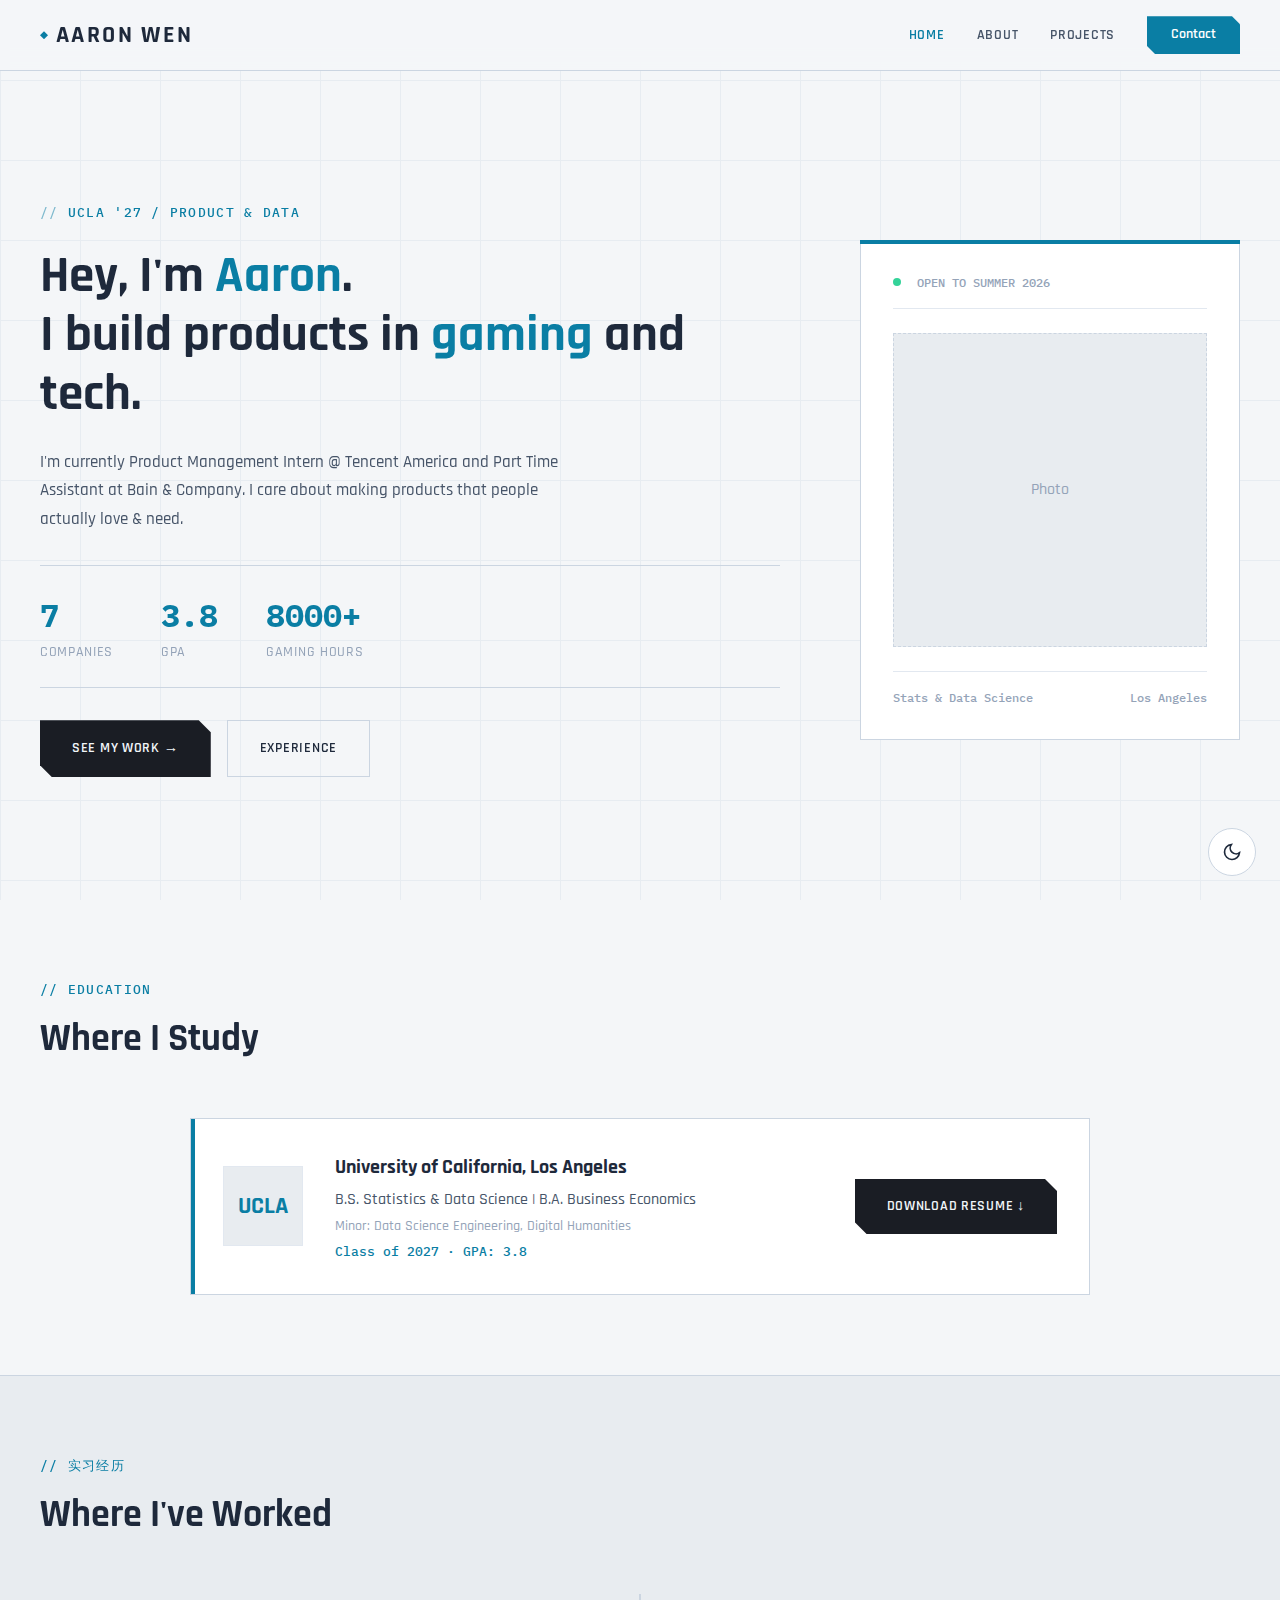
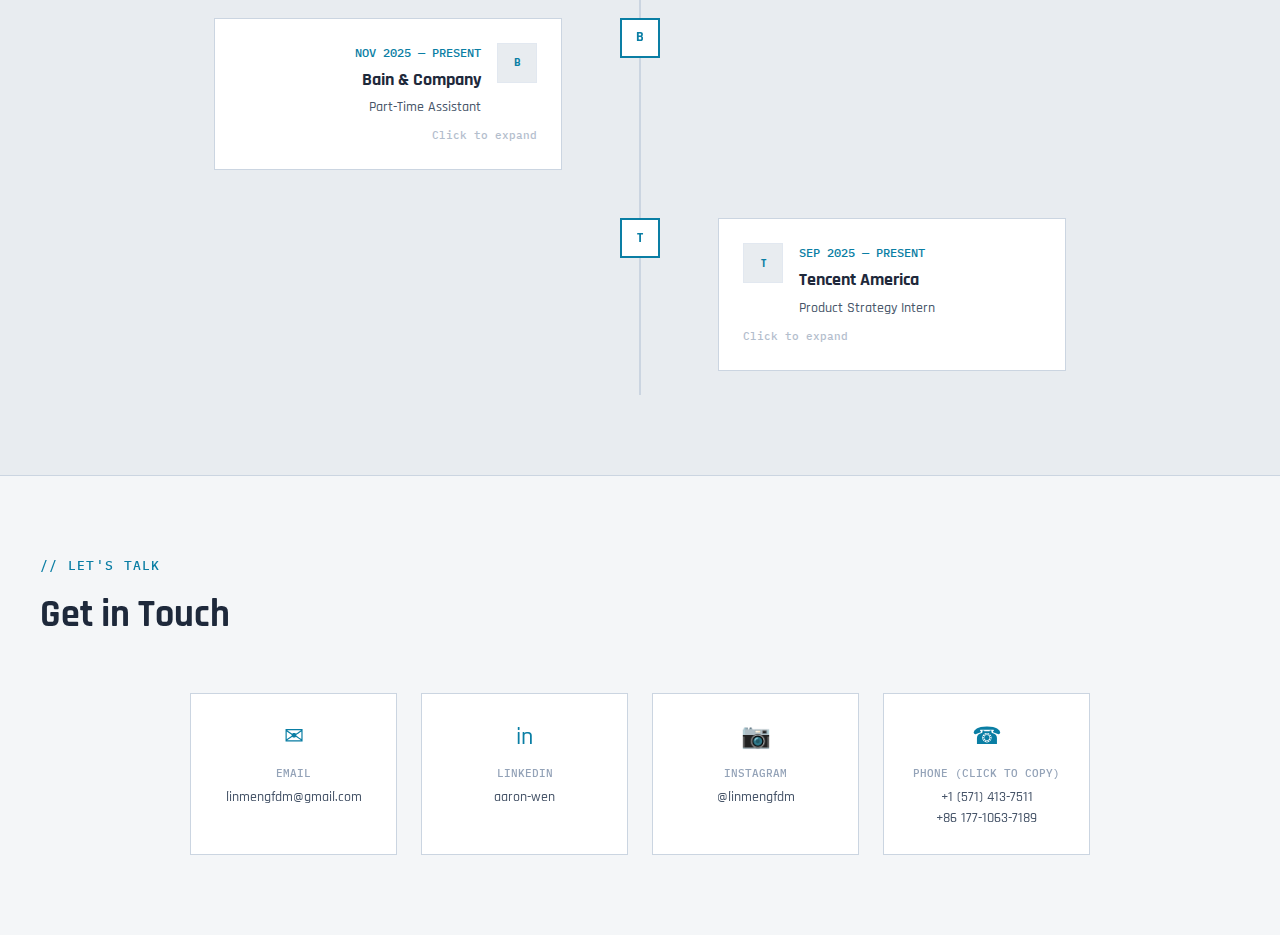
<file: preview.html>
<!DOCTYPE html>
<html lang="en">
<head>
    <meta charset="UTF-8">
    <meta name="viewport" content="width=device-width, initial-scale=1.0">
    <title>Aaron Wen | Preview</title>
    <link href="https://fonts.googleapis.com/css2?family=Rajdhani:wght@400;500;600;700&family=IBM+Plex+Mono:wght@400;500&display=swap" rel="stylesheet">
    <style>
        :root {
            --bg-primary: #f4f6f8; --bg-secondary: #e8ecf0; --bg-card: #ffffff; --bg-dark: #1a1d24;
            --accent-primary: #0a7ea4; --accent-secondary: #34d399;
            --text-primary: #1e293b; --text-secondary: #475569; --text-muted: #94a3b8; --text-inverse: #f1f5f9;
            --border-color: #cbd5e1; --border-light: #e2e8f0;
            --font-primary: 'Rajdhani', sans-serif; --font-mono: 'IBM Plex Mono', monospace;
            --sp-xs: 0.5rem; --sp-sm: 1rem; --sp-md: 1.5rem; --sp-lg: 2rem; --sp-xl: 3rem;
            --transition: 0.2s ease;
        }
        [data-theme="dark"] {
            --bg-primary: #0f1419; --bg-secondary: #1a1f26; --bg-card: #1e2530;
            --text-primary: #e2e8f0; --text-secondary: #94a3b8; --text-muted: #64748b;
            --border-color: #334155; --border-light: #1e293b;
        }
        *, *::before, *::after { margin: 0; padding: 0; box-sizing: border-box; }
        body { font-family: var(--font-primary); background: var(--bg-primary); color: var(--text-primary); line-height: 1.6; font-weight: 500; transition: background 0.4s, color 0.4s; }
        a { text-decoration: none; color: inherit; }
        
        .bg-pattern { position: fixed; inset: 0; pointer-events: none; z-index: -1; opacity: 0.3; background-image: linear-gradient(90deg, var(--border-color) 1px, transparent 1px), linear-gradient(var(--border-color) 1px, transparent 1px); background-size: 80px 80px; }
        [data-theme="dark"] .bg-pattern { opacity: 0.15; }
        
        .theme-toggle { position: fixed; bottom: 24px; right: 24px; width: 48px; height: 48px; border-radius: 50%; background: var(--bg-card); border: 1px solid var(--border-color); cursor: pointer; display: flex; align-items: center; justify-content: center; z-index: 1000; }
        .theme-toggle svg { width: 20px; height: 20px; color: var(--text-primary); }
        .theme-toggle .sun { display: none; } .theme-toggle .moon { display: block; }
        [data-theme="dark"] .theme-toggle .sun { display: block; } [data-theme="dark"] .theme-toggle .moon { display: none; }
        
        .navbar { position: fixed; top: 0; left: 0; right: 0; z-index: 1000; background: rgba(244, 246, 248, 0.9); backdrop-filter: blur(12px); border-bottom: 1px solid var(--border-color); padding: var(--sp-sm) var(--sp-lg); }
        [data-theme="dark"] .navbar { background: rgba(15, 20, 25, 0.9); }
        .nav-container { max-width: 1200px; margin: 0 auto; display: flex; justify-content: space-between; align-items: center; }
        .nav-logo { font-size: 1.5rem; font-weight: 700; letter-spacing: 0.1em; text-transform: uppercase; display: flex; align-items: center; gap: var(--sp-xs); }
        .nav-logo::before { content: ''; width: 8px; height: 8px; background: var(--accent-primary); clip-path: polygon(50% 0%, 100% 50%, 50% 100%, 0% 50%); }
        .nav-links { display: flex; gap: var(--sp-lg); align-items: center; }
        .nav-link { font-size: 0.9rem; font-weight: 600; letter-spacing: 0.05em; text-transform: uppercase; color: var(--text-secondary); }
        .nav-link:hover, .nav-link.active { color: var(--accent-primary); }
        .nav-cta { padding: var(--sp-xs) var(--sp-md); background: var(--accent-primary); color: white; font-weight: 600; font-size: 0.85rem; clip-path: polygon(0 0, calc(100% - 8px) 0, 100% 8px, 100% 100%, 8px 100%, 0 calc(100% - 8px)); }
        
        .hero { min-height: 100vh; display: flex; align-items: center; padding: calc(80px + var(--sp-xl)) var(--sp-lg) var(--sp-xl); }
        .hero-container { max-width: 1200px; margin: 0 auto; width: 100%; display: grid; grid-template-columns: 1fr 380px; gap: 80px; align-items: center; }
        .hero-label { font-family: var(--font-mono); font-size: 0.8rem; color: var(--accent-primary); text-transform: uppercase; letter-spacing: 0.1em; margin-bottom: var(--sp-md); }
        .hero-label::before { content: '// '; opacity: 0.5; }
        .hero-title { font-size: clamp(2.2rem, 4.5vw, 3.2rem); font-weight: 700; line-height: 1.15; margin-bottom: var(--sp-md); }
        .hero-title .highlight { color: var(--accent-primary); }
        .hero-subtitle { font-size: 1.05rem; color: var(--text-secondary); margin-bottom: var(--sp-lg); max-width: 520px; line-height: 1.7; }
        .hero-stats { display: flex; gap: var(--sp-xl); margin-bottom: var(--sp-lg); padding: var(--sp-md) 0; border-top: 1px solid var(--border-color); border-bottom: 1px solid var(--border-color); }
        .stat-number { font-size: 2rem; font-weight: 700; color: var(--accent-primary); font-family: var(--font-mono); }
        .stat-label { font-size: 0.85rem; color: var(--text-muted); text-transform: uppercase; letter-spacing: 0.05em; }
        .btn { display: inline-flex; align-items: center; gap: var(--sp-xs); padding: var(--sp-sm) var(--sp-lg); font-family: var(--font-primary); font-weight: 600; font-size: 0.9rem; letter-spacing: 0.05em; text-transform: uppercase; transition: var(--transition); border: none; }
        .btn-primary { background: var(--bg-dark); color: var(--text-inverse); clip-path: polygon(0 0, calc(100% - 12px) 0, 100% 12px, 100% 100%, 12px 100%, 0 calc(100% - 12px)); }
        [data-theme="dark"] .btn-primary { background: var(--accent-primary); color: white; }
        .btn-secondary { background: transparent; color: var(--text-primary); border: 1px solid var(--border-color); }
        
        .hero-card { background: var(--bg-card); border: 1px solid var(--border-color); padding: var(--sp-lg); position: relative; }
        .hero-card::before { content: ''; position: absolute; top: -1px; left: -1px; right: -1px; height: 4px; background: var(--accent-primary); }
        .hero-card-header { display: flex; align-items: center; gap: var(--sp-sm); margin-bottom: var(--sp-md); padding-bottom: var(--sp-sm); border-bottom: 1px solid var(--border-light); }
        .status-dot { width: 8px; height: 8px; background: var(--accent-secondary); border-radius: 50%; animation: pulse 2s infinite; }
        @keyframes pulse { 0%, 100% { opacity: 1; } 50% { opacity: 0.5; } }
        .status-text { font-family: var(--font-mono); font-size: 0.75rem; color: var(--text-muted); text-transform: uppercase; }
        .hero-image-placeholder { aspect-ratio: 1; background: var(--bg-secondary); display: flex; align-items: center; justify-content: center; color: var(--text-muted); border: 1px dashed var(--border-color); }
        .hero-card-footer { margin-top: var(--sp-md); padding-top: var(--sp-sm); border-top: 1px solid var(--border-light); display: flex; justify-content: space-between; font-family: var(--font-mono); font-size: 0.75rem; color: var(--text-muted); }
        
        .section { padding: 80px var(--sp-lg); }
        .section-container { max-width: 1200px; margin: 0 auto; }
        .section-header { margin-bottom: var(--sp-xl); }
        .section-label { font-family: var(--font-mono); font-size: 0.8rem; color: var(--accent-primary); text-transform: uppercase; letter-spacing: 0.1em; margin-bottom: var(--sp-xs); }
        .section-title { font-size: clamp(1.75rem, 3vw, 2.5rem); font-weight: 700; }
        
        .education-card { background: var(--bg-card); border: 1px solid var(--border-color); padding: var(--sp-lg); display: flex; align-items: center; gap: var(--sp-lg); max-width: 900px; margin: 0 auto; position: relative; }
        .education-card::before { content: ''; position: absolute; top: 0; left: 0; width: 4px; height: 100%; background: var(--accent-primary); }
        .education-logo { width: 80px; height: 80px; background: var(--bg-secondary); border: 1px solid var(--border-light); display: flex; align-items: center; justify-content: center; flex-shrink: 0; font-weight: 700; font-size: 1.5rem; color: var(--accent-primary); }
        .education-school { font-size: 1.25rem; font-weight: 700; margin-bottom: 4px; }
        .education-degree { color: var(--text-secondary); font-size: 1rem; margin-bottom: 2px; }
        .education-minor { color: var(--text-muted); font-size: 0.9rem; margin-bottom: 4px; }
        .education-meta { font-family: var(--font-mono); font-size: 0.8rem; color: var(--accent-primary); }
        
        .contact-grid { display: grid; grid-template-columns: repeat(4, 1fr); gap: var(--sp-md); max-width: 900px; margin: 0 auto; }
        .contact-item { background: var(--bg-card); border: 1px solid var(--border-color); padding: var(--sp-md); text-align: center; transition: var(--transition); display: block; }
        .contact-item:hover { border-color: var(--accent-primary); }
        .contact-icon { font-size: 1.5rem; margin-bottom: var(--sp-xs); color: var(--accent-primary); }
        .contact-label { font-family: var(--font-mono); font-size: 0.7rem; color: var(--text-muted); text-transform: uppercase; margin-bottom: 4px; }
        .contact-value { font-size: 0.85rem; color: var(--text-secondary); word-break: break-word; }
        
        .timeline-section { background: var(--bg-secondary); border-top: 1px solid var(--border-color); border-bottom: 1px solid var(--border-color); }
        .timeline { position: relative; max-width: 900px; margin: 0 auto; }
        .timeline::before { content: ''; position: absolute; left: 50%; transform: translateX(-50%); top: 0; bottom: 0; width: 2px; background: var(--border-color); }
        .timeline-item { position: relative; width: 50%; padding: var(--sp-md); cursor: pointer; }
        .timeline-item:nth-child(odd) { left: 0; padding-right: calc(var(--sp-xl) + 30px); text-align: right; }
        .timeline-item:nth-child(even) { left: 50%; padding-left: calc(var(--sp-xl) + 30px); text-align: left; }
        .timeline-marker { position: absolute; top: var(--sp-md); width: 40px; height: 40px; background: var(--bg-card); border: 2px solid var(--accent-primary); z-index: 10; display: flex; align-items: center; justify-content: center; overflow: hidden; font-weight: 700; font-size: 0.9rem; color: var(--accent-primary); }
        .timeline-item:nth-child(odd) .timeline-marker { right: -20px; }
        .timeline-item:nth-child(even) .timeline-marker { left: -20px; }
        .timeline-item:hover .timeline-marker, .timeline-item.active .timeline-marker { background: var(--accent-primary); color: white; transform: scale(1.1); }
        .timeline-content { background: var(--bg-card); border: 1px solid var(--border-color); padding: var(--sp-md); transition: var(--transition); }
        .timeline-item:hover .timeline-content, .timeline-item.active .timeline-content { border-color: var(--accent-primary); }
        .timeline-header-row { display: flex; align-items: flex-start; gap: var(--sp-sm); }
        .timeline-company-logo { width: 40px; height: 40px; background: var(--bg-secondary); padding: 4px; border: 1px solid var(--border-light); display: flex; align-items: center; justify-content: center; font-weight: 700; font-size: 0.75rem; color: var(--accent-primary); }
        .timeline-item:nth-child(odd) .timeline-header-row { flex-direction: row-reverse; }
        .timeline-date { font-family: var(--font-mono); font-size: 0.75rem; color: var(--accent-primary); text-transform: uppercase; margin-bottom: 4px; }
        .timeline-company { font-size: 1.1rem; font-weight: 700; margin-bottom: 2px; }
        .timeline-role { font-size: 0.9rem; color: var(--text-secondary); }
        .timeline-hint { font-family: var(--font-mono); font-size: 0.7rem; color: var(--text-muted); margin-top: var(--sp-xs); opacity: 0.7; }
        .timeline-details { display: none; margin-top: var(--sp-sm); padding-top: var(--sp-sm); border-top: 1px solid var(--border-light); text-align: left; }
        .timeline-item.active .timeline-details { display: block; }
        .timeline-item.active .timeline-hint { display: none; }
        .timeline-about { font-size: 0.85rem; color: var(--text-muted); margin-bottom: var(--sp-sm); font-style: italic; }
        .timeline-work { font-size: 0.9rem; color: var(--text-secondary); line-height: 1.6; }
        
        @media (max-width: 968px) { .hero-container { grid-template-columns: 1fr; } .nav-links { display: none; } .contact-grid { grid-template-columns: repeat(2, 1fr); } }
        @media (max-width: 768px) { 
            .timeline::before { left: 30px; }
            .timeline-item { width: 100%; left: 0 !important; padding-left: 70px !important; padding-right: var(--sp-md) !important; text-align: left !important; }
            .timeline-marker { left: 10px !important; right: auto !important; }
            .timeline-header-row { flex-direction: row !important; }
            .education-card { flex-direction: column; text-align: center; }
        }
    </style>
</head>
<body>
    <div class="bg-pattern"></div>

    <button class="theme-toggle" onclick="document.documentElement.setAttribute('data-theme', document.documentElement.getAttribute('data-theme') === 'dark' ? 'light' : 'dark')">
        <svg class="sun" viewBox="0 0 24 24" fill="none" stroke="currentColor" stroke-width="2"><circle cx="12" cy="12" r="5"/><path d="M12 1v2M12 21v2M4.22 4.22l1.42 1.42M18.36 18.36l1.42 1.42M1 12h2M21 12h2M4.22 19.78l1.42-1.42M18.36 5.64l1.42-1.42"/></svg>
        <svg class="moon" viewBox="0 0 24 24" fill="none" stroke="currentColor" stroke-width="2"><path d="M21 12.79A9 9 0 1 1 11.21 3 7 7 0 0 0 21 12.79z"/></svg>
    </button>

    <nav class="navbar">
        <div class="nav-container">
            <a href="#" class="nav-logo">Aaron Wen</a>
            <div class="nav-links">
                <a href="#" class="nav-link active">Home</a>
                <a href="#" class="nav-link">About</a>
                <a href="#" class="nav-link">Projects</a>
                <a href="#" class="nav-cta">Contact</a>
            </div>
        </div>
    </nav>

    <section class="hero">
        <div class="hero-container">
            <div class="hero-content">
                <div class="hero-label">UCLA '27 / Product & Data</div>
                <h1 class="hero-title">Hey, I'm <span class="highlight">Aaron</span>.<br>I build products in <span class="highlight">gaming</span> and tech.</h1>
                <p class="hero-subtitle">I'm currently Product Management Intern @ Tencent America and Part Time Assistant at Bain & Company. I care about making products that people actually love & need.</p>
                <div class="hero-stats">
                    <div><div class="stat-number">7</div><div class="stat-label">Companies</div></div>
                    <div><div class="stat-number">3.8</div><div class="stat-label">GPA</div></div>
                    <div><div class="stat-number">8000+</div><div class="stat-label">Gaming Hours</div></div>
                </div>
                <div style="display: flex; gap: var(--sp-sm);">
                    <a href="#" class="btn btn-primary">See My Work →</a>
                    <a href="#experience" class="btn btn-secondary">Experience</a>
                </div>
            </div>
            <div>
                <div class="hero-card">
                    <div class="hero-card-header"><span class="status-dot"></span><span class="status-text">Open to Summer 2026</span></div>
                    <div class="hero-image-placeholder">Photo</div>
                    <div class="hero-card-footer"><span>Stats & Data Science</span><span>Los Angeles</span></div>
                </div>
            </div>
        </div>
    </section>

    <section class="section" id="education">
        <div class="section-container">
            <div class="section-header">
                <div class="section-label">// Education</div>
                <h2 class="section-title">Where I Study</h2>
            </div>
            <div class="education-card">
                <div class="education-logo">UCLA</div>
                <div style="flex: 1;">
                    <h3 class="education-school">University of California, Los Angeles</h3>
                    <p class="education-degree">B.S. Statistics & Data Science | B.A. Business Economics</p>
                    <p class="education-minor">Minor: Data Science Engineering, Digital Humanities</p>
                    <p class="education-meta">Class of 2027 · GPA: 3.8</p>
                </div>
                <a href="#" class="btn btn-primary">Download Resume ↓</a>
            </div>
        </div>
    </section>

    <section class="section timeline-section" id="experience">
        <div class="section-container">
            <div class="section-header">
                <div class="section-label">// 实习经历</div>
                <h2 class="section-title">Where I've Worked</h2>
            </div>
            <div class="timeline">
                <div class="timeline-item" onclick="this.classList.toggle('active')">
                    <div class="timeline-marker">B</div>
                    <div class="timeline-content">
                        <div class="timeline-header-row">
                            <div class="timeline-company-logo">B</div>
                            <div><div class="timeline-date">Nov 2025 — Present</div><div class="timeline-company">Bain & Company</div><div class="timeline-role">Part-Time Assistant</div></div>
                        </div>
                        <div class="timeline-hint">Click to expand</div>
                        <div class="timeline-details">
                            <p class="timeline-about">Global "Big Three" management consulting firm.</p>
                            <p class="timeline-work">Running commercial due diligence on TMT deals—synthesizing data, building market sizing models, and structuring C-suite deliverables.</p>
                        </div>
                    </div>
                </div>
                <div class="timeline-item" onclick="this.classList.toggle('active')">
                    <div class="timeline-marker">T</div>
                    <div class="timeline-content">
                        <div class="timeline-header-row">
                            <div class="timeline-company-logo">T</div>
                            <div><div class="timeline-date">Sep 2025 — Present</div><div class="timeline-company">Tencent America</div><div class="timeline-role">Product Strategy Intern</div></div>
                        </div>
                        <div class="timeline-hint">Click to expand</div>
                        <div class="timeline-details">
                            <p class="timeline-about">Tencent's Interactive Entertainment Global Group.</p>
                            <p class="timeline-work">Provided user insight that pivoted VALORANT Mobile's pre-reg campaign—drove 70M+ signups.</p>
                        </div>
                    </div>
                </div>
            </div>
        </div>
    </section>

    <section class="section" id="contact">
        <div class="section-container">
            <div class="section-header">
                <div class="section-label">// Let's Talk</div>
                <h2 class="section-title">Get in Touch</h2>
            </div>
            <div class="contact-grid">
                <a href="mailto:linmengfdm@gmail.com" class="contact-item">
                    <div class="contact-icon">✉</div>
                    <div class="contact-label">Email</div>
                    <div class="contact-value">linmengfdm@gmail.com</div>
                </a>
                <a href="https://www.linkedin.com/in/aaron-wen-60505b2a3/" target="_blank" class="contact-item">
                    <div class="contact-icon">in</div>
                    <div class="contact-label">LinkedIn</div>
                    <div class="contact-value">aaron-wen</div>
                </a>
                <a href="https://www.instagram.com/linmengfdm/" target="_blank" class="contact-item">
                    <div class="contact-icon">📷</div>
                    <div class="contact-label">Instagram</div>
                    <div class="contact-value">@linmengfdm</div>
                </a>
                <div class="contact-item" onclick="navigator.clipboard.writeText('+1 (571) 413-7511\n+86 177-1063-7189'); alert('Copied!')" style="cursor: pointer;">
                    <div class="contact-icon">☎</div>
                    <div class="contact-label">Phone (click to copy)</div>
                    <div class="contact-value">+1 (571) 413-7511</div>
                    <div class="contact-value">+86 177-1063-7189</div>
                </div>
            </div>
        </div>
    </section>
</body>
</html>
</file>
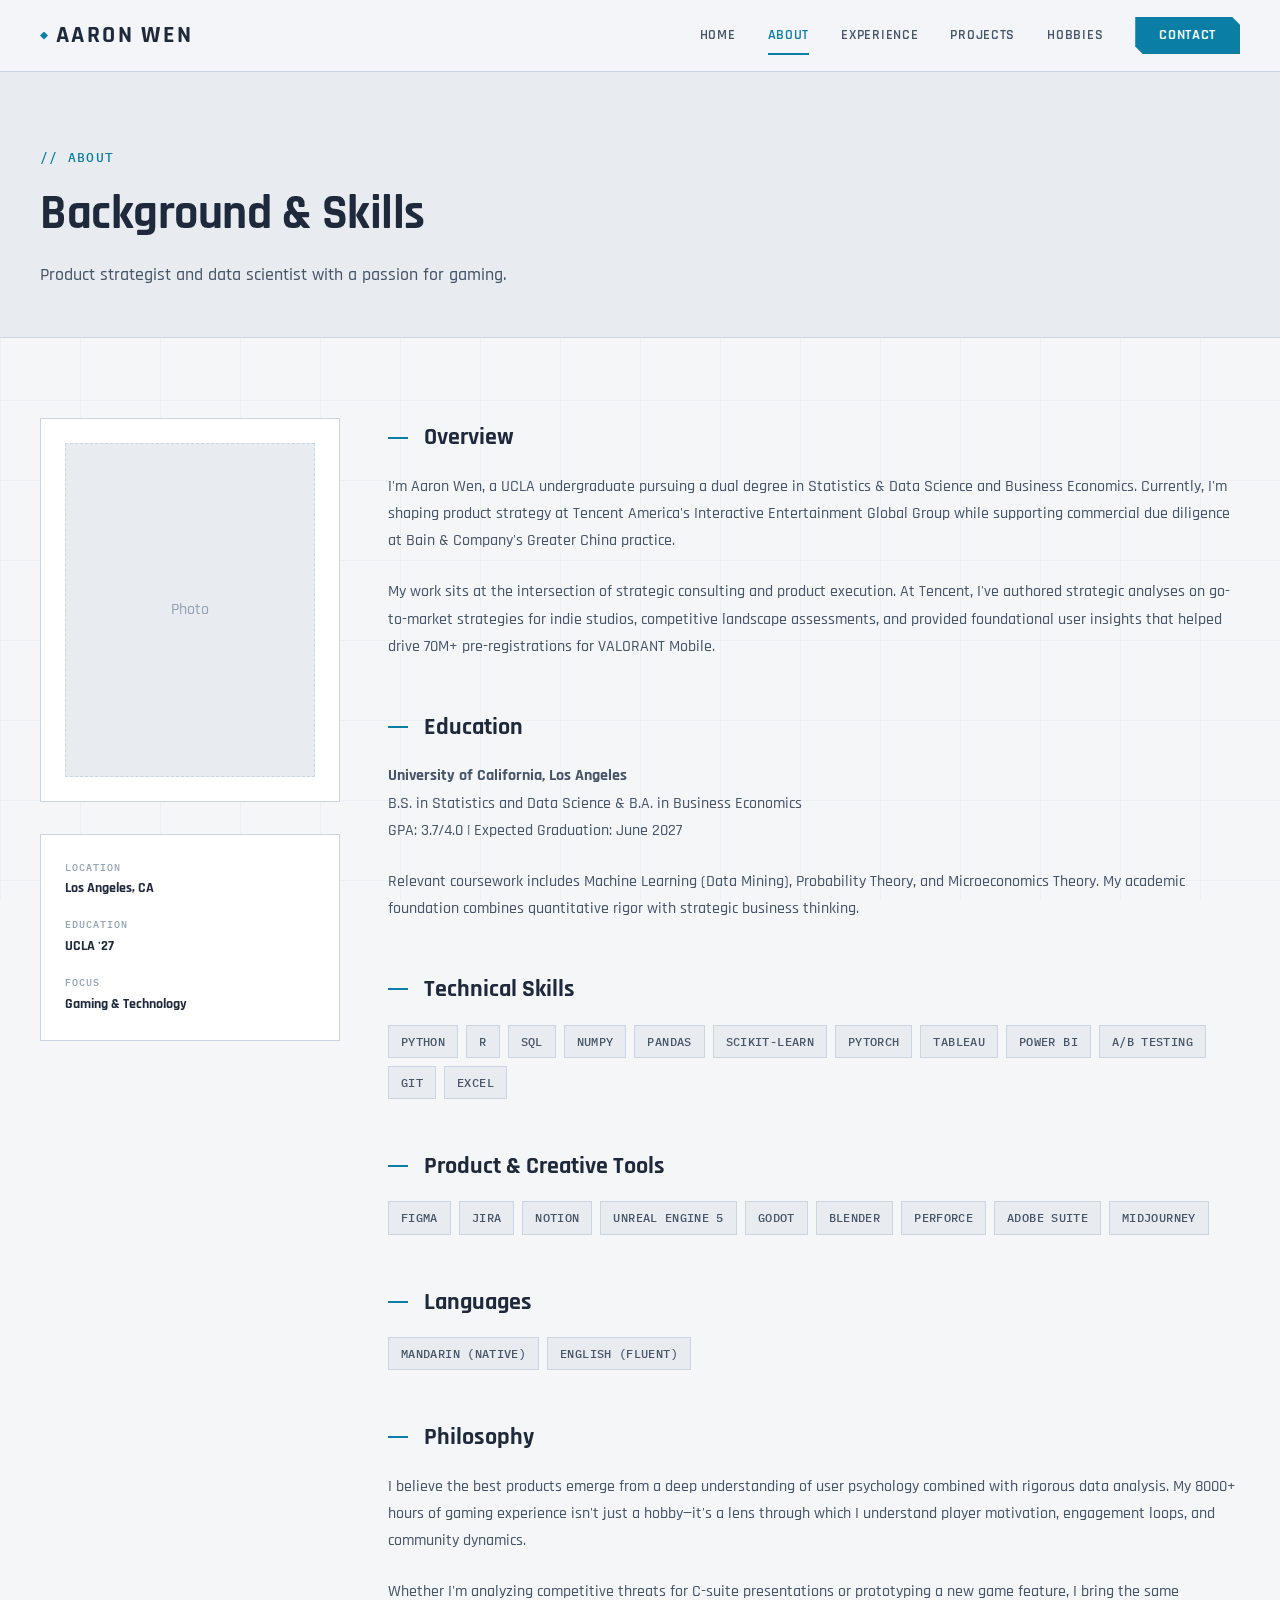
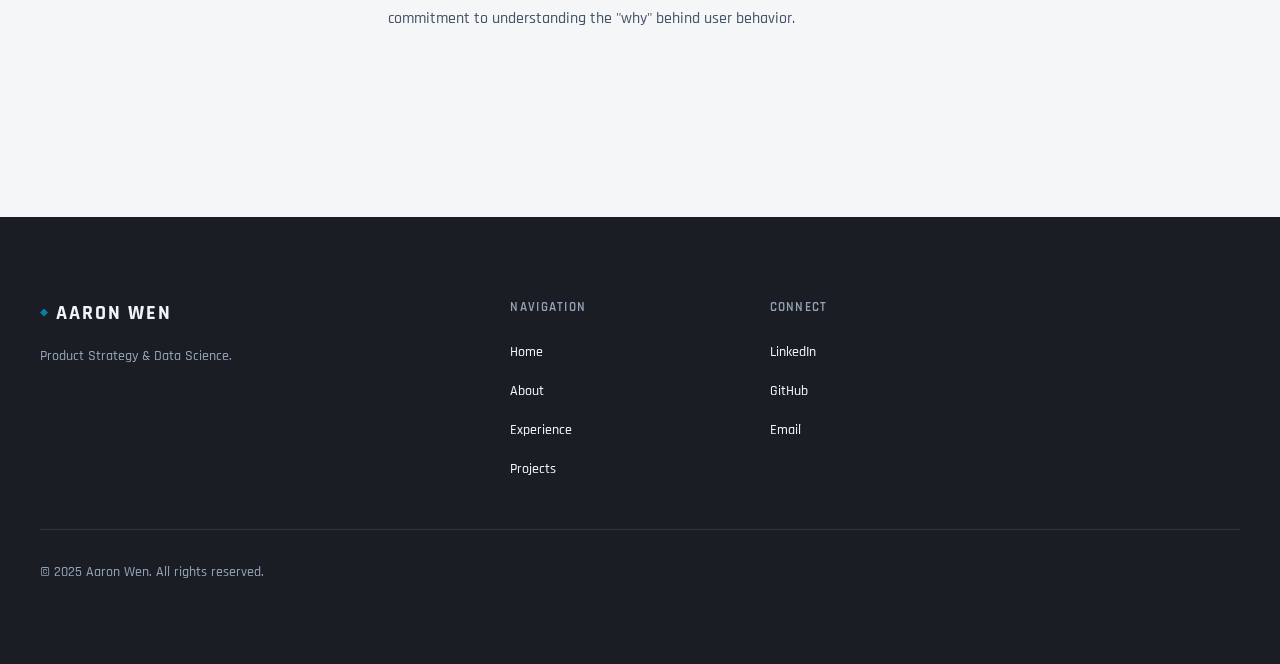
<file: pages/about.html>
<!DOCTYPE html>
<html lang="en">
<head>
    <meta charset="UTF-8">
    <meta name="viewport" content="width=device-width, initial-scale=1.0">
    <meta name="description" content="About Aaron Wen - Product Strategy & Data Science at UCLA.">
    <title>About | Aaron Wen</title>
    <link rel="icon" type="image/svg+xml" href="data:image/svg+xml,<svg xmlns='http://www.w3.org/2000/svg' viewBox='0 0 100 100'><rect fill='%230a7ea4' width='100' height='100'/><text y='.9em' x='15' font-size='70' fill='white'>A</text></svg>">
    <link rel="stylesheet" href="../css/style.css">
</head>
<body>
    <div class="bg-pattern"></div>

    <!-- Navigation -->
    <nav class="navbar">
        <div class="nav-container">
            <a href="../index.html" class="nav-logo">Aaron Wen</a>
            <div class="nav-links">
                <a href="../index.html" class="nav-link">Home</a>
                <a href="about.html" class="nav-link active">About</a>
                <a href="experience.html" class="nav-link">Experience</a>
                <a href="projects.html" class="nav-link">Projects</a>
                <a href="hobbies.html" class="nav-link">Hobbies</a>
                <a href="../index.html#contact" class="nav-cta">Contact</a>
            </div>
            <button class="nav-toggle" aria-label="Toggle menu">
                <span></span><span></span><span></span>
            </button>
        </div>
    </nav>

    <!-- Page Header -->
    <header class="page-header">
        <div class="page-header-content">
            <div class="section-label">// About</div>
            <h1 class="page-title">Background & Skills</h1>
            <p class="page-subtitle">Product strategist and data scientist with a passion for gaming.</p>
        </div>
    </header>

    <!-- About Content -->
    <section class="section">
        <div class="section-container">
            <div class="about-grid">
                <div class="about-sidebar">
                    <div class="about-image">
                        <div class="about-image-inner">
                            <span>Photo</span>
                        </div>
                    </div>
                    
                    <div class="card mt-lg" style="padding: var(--sp-md);">
                        <div class="info-card-label">Location</div>
                        <div class="info-card-value mb-sm">Los Angeles, CA</div>
                        
                        <div class="info-card-label">Education</div>
                        <div class="info-card-value mb-sm">UCLA '27</div>
                        
                        <div class="info-card-label">Focus</div>
                        <div class="info-card-value">Gaming & Technology</div>
                    </div>
                </div>
                
                <div class="about-content">
                    <h2>Overview</h2>
                    <p>
                        I'm Aaron Wen, a UCLA undergraduate pursuing a dual degree in Statistics & Data Science and Business Economics. Currently, I'm shaping product strategy at Tencent America's Interactive Entertainment Global Group while supporting commercial due diligence at Bain & Company's Greater China practice.
                    </p>
                    <p>
                        My work sits at the intersection of strategic consulting and product execution. At Tencent, I've authored strategic analyses on go-to-market strategies for indie studios, competitive landscape assessments, and provided foundational user insights that helped drive 70M+ pre-registrations for VALORANT Mobile.
                    </p>
                    
                    <h2>Education</h2>
                    <p>
                        <strong>University of California, Los Angeles</strong><br>
                        B.S. in Statistics and Data Science & B.A. in Business Economics<br>
                        GPA: 3.7/4.0 | Expected Graduation: June 2027
                    </p>
                    <p>
                        Relevant coursework includes Machine Learning (Data Mining), Probability Theory, and Microeconomics Theory. My academic foundation combines quantitative rigor with strategic business thinking.
                    </p>
                    
                    <h2>Technical Skills</h2>
                    <div class="skills-list">
                        <span class="skill-tag">Python</span>
                        <span class="skill-tag">R</span>
                        <span class="skill-tag">SQL</span>
                        <span class="skill-tag">NumPy</span>
                        <span class="skill-tag">Pandas</span>
                        <span class="skill-tag">Scikit-learn</span>
                        <span class="skill-tag">PyTorch</span>
                        <span class="skill-tag">Tableau</span>
                        <span class="skill-tag">Power BI</span>
                        <span class="skill-tag">A/B Testing</span>
                        <span class="skill-tag">Git</span>
                        <span class="skill-tag">Excel</span>
                    </div>
                    
                    <h2>Product & Creative Tools</h2>
                    <div class="skills-list">
                        <span class="skill-tag">Figma</span>
                        <span class="skill-tag">Jira</span>
                        <span class="skill-tag">Notion</span>
                        <span class="skill-tag">Unreal Engine 5</span>
                        <span class="skill-tag">Godot</span>
                        <span class="skill-tag">Blender</span>
                        <span class="skill-tag">Perforce</span>
                        <span class="skill-tag">Adobe Suite</span>
                        <span class="skill-tag">Midjourney</span>
                    </div>
                    
                    <h2>Languages</h2>
                    <div class="skills-list">
                        <span class="skill-tag">Mandarin (Native)</span>
                        <span class="skill-tag">English (Fluent)</span>
                    </div>
                    
                    <h2>Philosophy</h2>
                    <p>
                        I believe the best products emerge from a deep understanding of user psychology combined with rigorous data analysis. My 8000+ hours of gaming experience isn't just a hobby—it's a lens through which I understand player motivation, engagement loops, and community dynamics.
                    </p>
                    <p>
                        Whether I'm analyzing competitive threats for C-suite presentations or prototyping a new game feature, I bring the same commitment to understanding the "why" behind user behavior.
                    </p>
                </div>
            </div>
        </div>
    </section>

    <!-- Footer -->
    <footer class="footer">
        <div class="footer-container">
            <div class="footer-brand">
                <div class="footer-logo">Aaron Wen</div>
                <p class="footer-description">Product Strategy & Data Science.</p>
            </div>
            <div>
                <h4 class="footer-title">Navigation</h4>
                <div class="footer-links">
                    <a href="../index.html" class="footer-link">Home</a>
                    <a href="about.html" class="footer-link">About</a>
                    <a href="experience.html" class="footer-link">Experience</a>
                    <a href="projects.html" class="footer-link">Projects</a>
                </div>
            </div>
            <div>
                <h4 class="footer-title">Connect</h4>
                <div class="footer-links">
                    <a href="#" class="footer-link">LinkedIn</a>
                    <a href="#" class="footer-link">GitHub</a>
                    <a href="mailto:linmengfdm@gmail.com" class="footer-link">Email</a>
                </div>
            </div>
        </div>
        <div class="footer-bottom">
            <p>© 2025 Aaron Wen. All rights reserved.</p>
        </div>
    </footer>

    <script src="../js/main.js"></script>
</body>
</html>
</file>
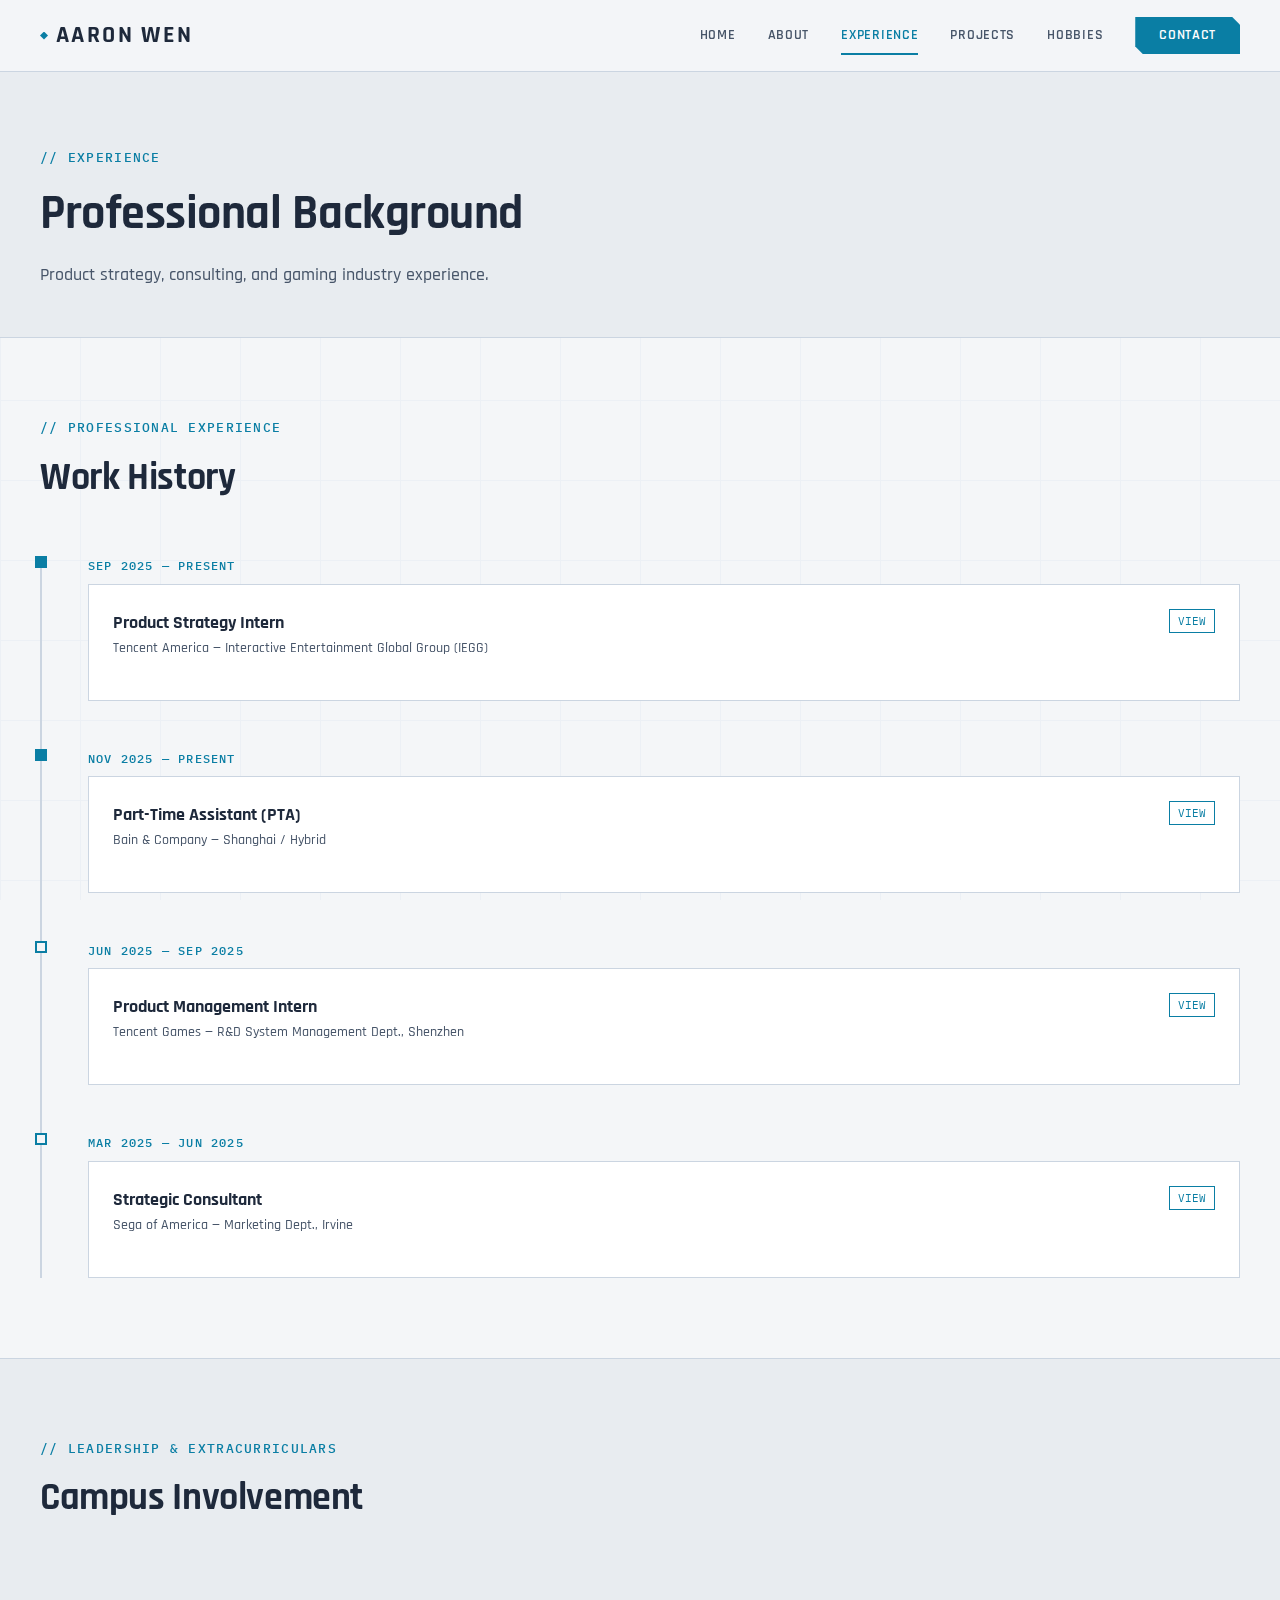
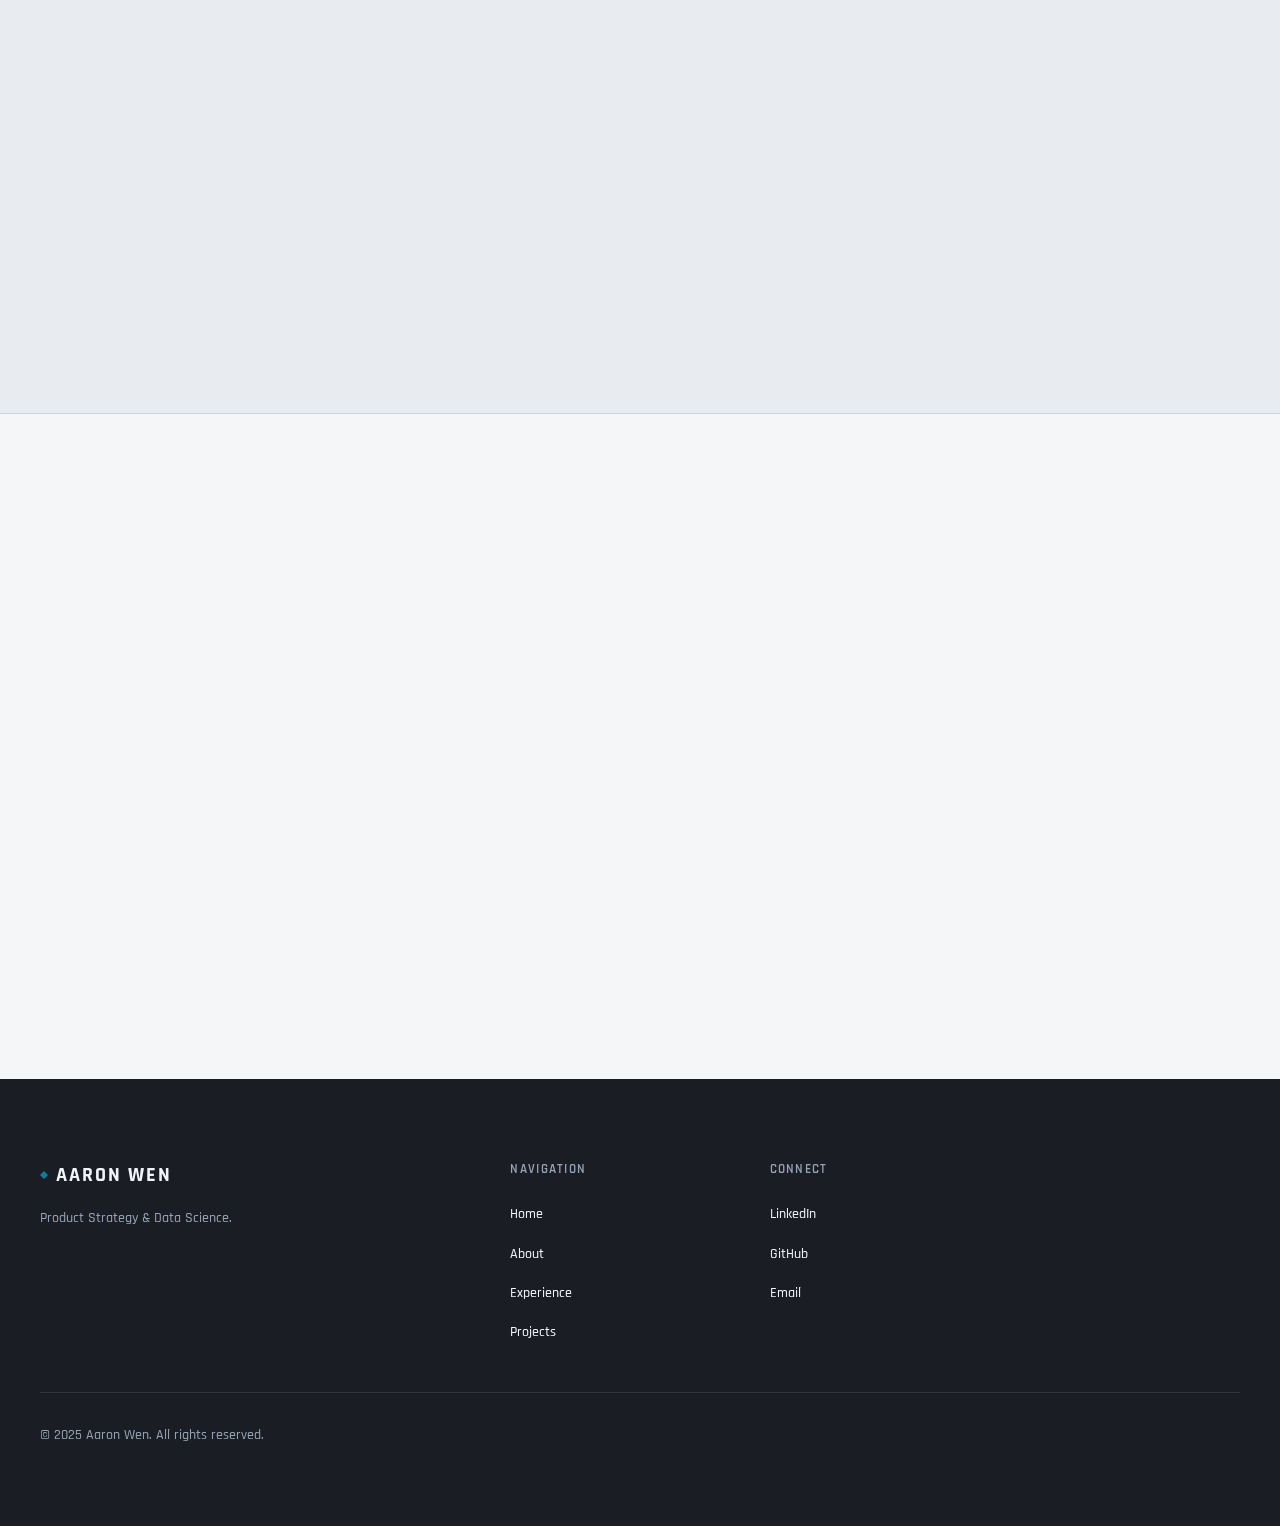
<file: pages/experience.html>
<!DOCTYPE html>
<html lang="en">
<head>
    <meta charset="UTF-8">
    <meta name="viewport" content="width=device-width, initial-scale=1.0">
    <meta name="description" content="Experience - Aaron Wen's professional background in product strategy and data science.">
    <title>Experience | Aaron Wen</title>
    <link rel="icon" type="image/svg+xml" href="data:image/svg+xml,<svg xmlns='http://www.w3.org/2000/svg' viewBox='0 0 100 100'><rect fill='%230a7ea4' width='100' height='100'/><text y='.9em' x='15' font-size='70' fill='white'>A</text></svg>">
    <link rel="stylesheet" href="../css/style.css">
</head>
<body>
    <div class="bg-pattern"></div>

    <!-- Navigation -->
    <nav class="navbar">
        <div class="nav-container">
            <a href="../index.html" class="nav-logo">Aaron Wen</a>
            <div class="nav-links">
                <a href="../index.html" class="nav-link">Home</a>
                <a href="about.html" class="nav-link">About</a>
                <a href="experience.html" class="nav-link active">Experience</a>
                <a href="projects.html" class="nav-link">Projects</a>
                <a href="hobbies.html" class="nav-link">Hobbies</a>
                <a href="../index.html#contact" class="nav-cta">Contact</a>
            </div>
            <button class="nav-toggle" aria-label="Toggle menu">
                <span></span><span></span><span></span>
            </button>
        </div>
    </nav>

    <!-- Page Header -->
    <header class="page-header">
        <div class="page-header-content">
            <div class="section-label">// Experience</div>
            <h1 class="page-title">Professional Background</h1>
            <p class="page-subtitle">Product strategy, consulting, and gaming industry experience.</p>
        </div>
    </header>

    <!-- Experience Timeline -->
    <section class="section">
        <div class="section-container">
            <div class="section-header">
                <div class="section-label">// Professional Experience</div>
                <h2 class="section-title">Work History</h2>
            </div>
            
            <div class="timeline">
                <!-- Tencent America -->
                <div class="timeline-item active">
                    <div class="timeline-marker"></div>
                    <div class="timeline-date">Sep 2025 — Present</div>
                    <div class="timeline-content">
                        <div class="timeline-header">
                            <div>
                                <h3 class="timeline-title">Product Strategy Intern</h3>
                                <p class="timeline-company">Tencent America — Interactive Entertainment Global Group (IEGG)</p>
                            </div>
                            <button class="timeline-toggle">VIEW</button>
                        </div>
                        <div class="timeline-details">
                            <ul>
                                <li>Authored 5+ strategic analyses on GTM strategies for indie studios, competitive threats (e.g., HoYoverse, Activision), and China's WeChat Mini Game market (2025 Q2), with 3 reports published externally as benchmarks.</li>
                                <li>Provided the foundational user insight for VALORANT Mobile's Go-to-Market strategy, pivoting the launch campaign from generic giveaways to a high-impact pre-registration event centered on the social value and intrinsic reward of unique game IDs.</li>
                                <li>Drove 70M+ pre-registrations and viral trend on social media through the strategic pivot.</li>
                            </ul>
                            <div class="card-tags mt-sm">
                                <span class="tag">GTM Strategy</span>
                                <span class="tag">Competitive Analysis</span>
                                <span class="tag">Market Research</span>
                            </div>
                        </div>
                    </div>
                </div>
                
                <!-- Bain & Company -->
                <div class="timeline-item active">
                    <div class="timeline-marker"></div>
                    <div class="timeline-date">Nov 2025 — Present</div>
                    <div class="timeline-content">
                        <div class="timeline-header">
                            <div>
                                <h3 class="timeline-title">Part-Time Assistant (PTA)</h3>
                                <p class="timeline-company">Bain & Company — Shanghai / Hybrid</p>
                            </div>
                            <button class="timeline-toggle">VIEW</button>
                        </div>
                        <div class="timeline-details">
                            <ul>
                                <li>Conducted rigorous commercial due diligence on the TMT sector, synthesizing fragmented data points to validate critical investment hypotheses and identify competitive white spaces for high-priority strategic cases.</li>
                                <li>Constructed dynamic market sizing models and structured strategic narratives, translating complex analytical findings into C-suite ready deliverables.</li>
                                <li>Supported case teams in driving client decision-making through clear, actionable recommendations.</li>
                            </ul>
                            <div class="card-tags mt-sm">
                                <span class="tag">Due Diligence</span>
                                <span class="tag">Market Sizing</span>
                                <span class="tag">TMT</span>
                            </div>
                        </div>
                    </div>
                </div>
                
                <!-- Tencent Games -->
                <div class="timeline-item">
                    <div class="timeline-marker"></div>
                    <div class="timeline-date">Jun 2025 — Sep 2025</div>
                    <div class="timeline-content">
                        <div class="timeline-header">
                            <div>
                                <h3 class="timeline-title">Product Management Intern</h3>
                                <p class="timeline-company">Tencent Games — R&D System Management Dept., Shenzhen</p>
                            </div>
                            <button class="timeline-toggle">VIEW</button>
                        </div>
                        <div class="timeline-details">
                            <ul>
                                <li>Owned the end-to-end lifecycle of a desktop pet feature, a core initiative designed to reactivate dormant users and deepen platform engagement.</li>
                                <li>Drove 191% conversion of silent WAU into UGC contributors (from 820 to 2,400+), sustaining a 35% uplift in homepage DAU, and increasing the 2-month retention rate by 73%.</li>
                                <li>Led a 3-person cross-functional team as Producer & Designer in an internal MiniGame Jam to ship OH MY BOSS, implementing Agile development and Sprint workflows to drive rapid iteration on co-op rhythm mechanics (inspired by It Takes Two), securing the Silver Award for innovative level design.</li>
                                <li>Shipped a full redesign of the Tencent Academy homepage, launching core features including a new Creator Analytics Dashboard and a Tag-based content recommendation engine to personalize the user experience.</li>
                            </ul>
                            <div class="card-tags mt-sm">
                                <span class="tag">Product Lifecycle</span>
                                <span class="tag">UGC</span>
                                <span class="tag">Agile</span>
                                <span class="tag">Game Design</span>
                            </div>
                        </div>
                    </div>
                </div>
                
                <!-- Sega of America -->
                <div class="timeline-item">
                    <div class="timeline-marker"></div>
                    <div class="timeline-date">Mar 2025 — Jun 2025</div>
                    <div class="timeline-content">
                        <div class="timeline-header">
                            <div>
                                <h3 class="timeline-title">Strategic Consultant</h3>
                                <p class="timeline-company">Sega of America — Marketing Dept., Irvine</p>
                            </div>
                            <button class="timeline-toggle">VIEW</button>
                        </div>
                        <div class="timeline-details">
                            <ul>
                                <li>Defined a foundational live-ops lifecycle model by analyzing 3,000+ updates from 20+ top GaaS titles.</li>
                                <li>Leveraged SQL to build and maintain Tableau dashboards tracking key metrics (DAU, retention, conversion).</li>
                                <li>Delivered a strategy playbook to leadership projecting a 15% ARPU increase for new market entries, with the presentation earning endorsement from the Atlus Marketing Manager for its actionable insights.</li>
                            </ul>
                            <div class="card-tags mt-sm">
                                <span class="tag">Live Ops</span>
                                <span class="tag">SQL</span>
                                <span class="tag">Tableau</span>
                                <span class="tag">GaaS</span>
                            </div>
                        </div>
                    </div>
                </div>
            </div>
        </div>
    </section>

    <!-- Leadership -->
    <section class="section" style="background: var(--bg-secondary); border-top: 1px solid var(--border-color); border-bottom: 1px solid var(--border-color);">
        <div class="section-container">
            <div class="section-header">
                <div class="section-label">// Leadership & Extracurriculars</div>
                <h2 class="section-title">Campus Involvement</h2>
            </div>
            
            <div class="cards-grid">
                <div class="card fade-in">
                    <div class="card-icon">◆</div>
                    <h3 class="card-title">Business in Entertainment Association</h3>
                    <p class="card-description">
                        <strong>Director, Video Games Division</strong> — Oct 2024 – Present<br><br>
                        Democratized access to the entertainment industry by launching a flagship speaker series providing free, high-value career resources. Forged partnerships with 10+ senior leaders from Riot Games, Sega, Activision, and Capcom to deliver 5+ expert panels on industry trends and career pathways.
                    </p>
                    <div class="card-tags">
                        <span class="tag">Leadership</span>
                        <span class="tag">Gaming Industry</span>
                        <span class="tag">Networking</span>
                    </div>
                </div>
                
                <div class="card fade-in">
                    <div class="card-icon">◆</div>
                    <h3 class="card-title">VITA Global</h3>
                    <p class="card-description">
                        <strong>President & VP of Marketing</strong> — Oct 2024 – Present<br><br>
                        Established the organization's long-term vision by defining 2025-26 OKRs and authoring foundational SOPs. Grew social media followership from 800 to 6,500+, and launched a panel with 10 industry leaders to provide career development for a community of 3000+ students.
                    </p>
                    <div class="card-tags">
                        <span class="tag">Strategy</span>
                        <span class="tag">Marketing</span>
                        <span class="tag">Community Building</span>
                    </div>
                </div>
            </div>
        </div>
    </section>

    <!-- Stats Summary -->
    <section class="section">
        <div class="section-container">
            <div class="cards-grid" style="max-width: 800px; margin: 0 auto;">
                <div class="card fade-in" style="text-align: center; padding: var(--sp-xl);">
                    <div class="stat-number" style="font-size: 3rem;">4</div>
                    <div class="stat-label">Companies</div>
                </div>
                <div class="card fade-in" style="text-align: center; padding: var(--sp-xl);">
                    <div class="stat-number" style="font-size: 3rem;">2</div>
                    <div class="stat-label">Leadership Roles</div>
                </div>
                <div class="card fade-in" style="text-align: center; padding: var(--sp-xl);">
                    <div class="stat-number" style="font-size: 3rem;">70M+</div>
                    <div class="stat-label">User Impact</div>
                </div>
            </div>
        </div>
    </section>

    <!-- Footer -->
    <footer class="footer">
        <div class="footer-container">
            <div class="footer-brand">
                <div class="footer-logo">Aaron Wen</div>
                <p class="footer-description">Product Strategy & Data Science.</p>
            </div>
            <div>
                <h4 class="footer-title">Navigation</h4>
                <div class="footer-links">
                    <a href="../index.html" class="footer-link">Home</a>
                    <a href="about.html" class="footer-link">About</a>
                    <a href="experience.html" class="footer-link">Experience</a>
                    <a href="projects.html" class="footer-link">Projects</a>
                </div>
            </div>
            <div>
                <h4 class="footer-title">Connect</h4>
                <div class="footer-links">
                    <a href="#" class="footer-link">LinkedIn</a>
                    <a href="#" class="footer-link">GitHub</a>
                    <a href="mailto:linmengfdm@gmail.com" class="footer-link">Email</a>
                </div>
            </div>
        </div>
        <div class="footer-bottom">
            <p>© 2025 Aaron Wen. All rights reserved.</p>
        </div>
    </footer>

    <script src="../js/main.js"></script>
</body>
</html>
</file>
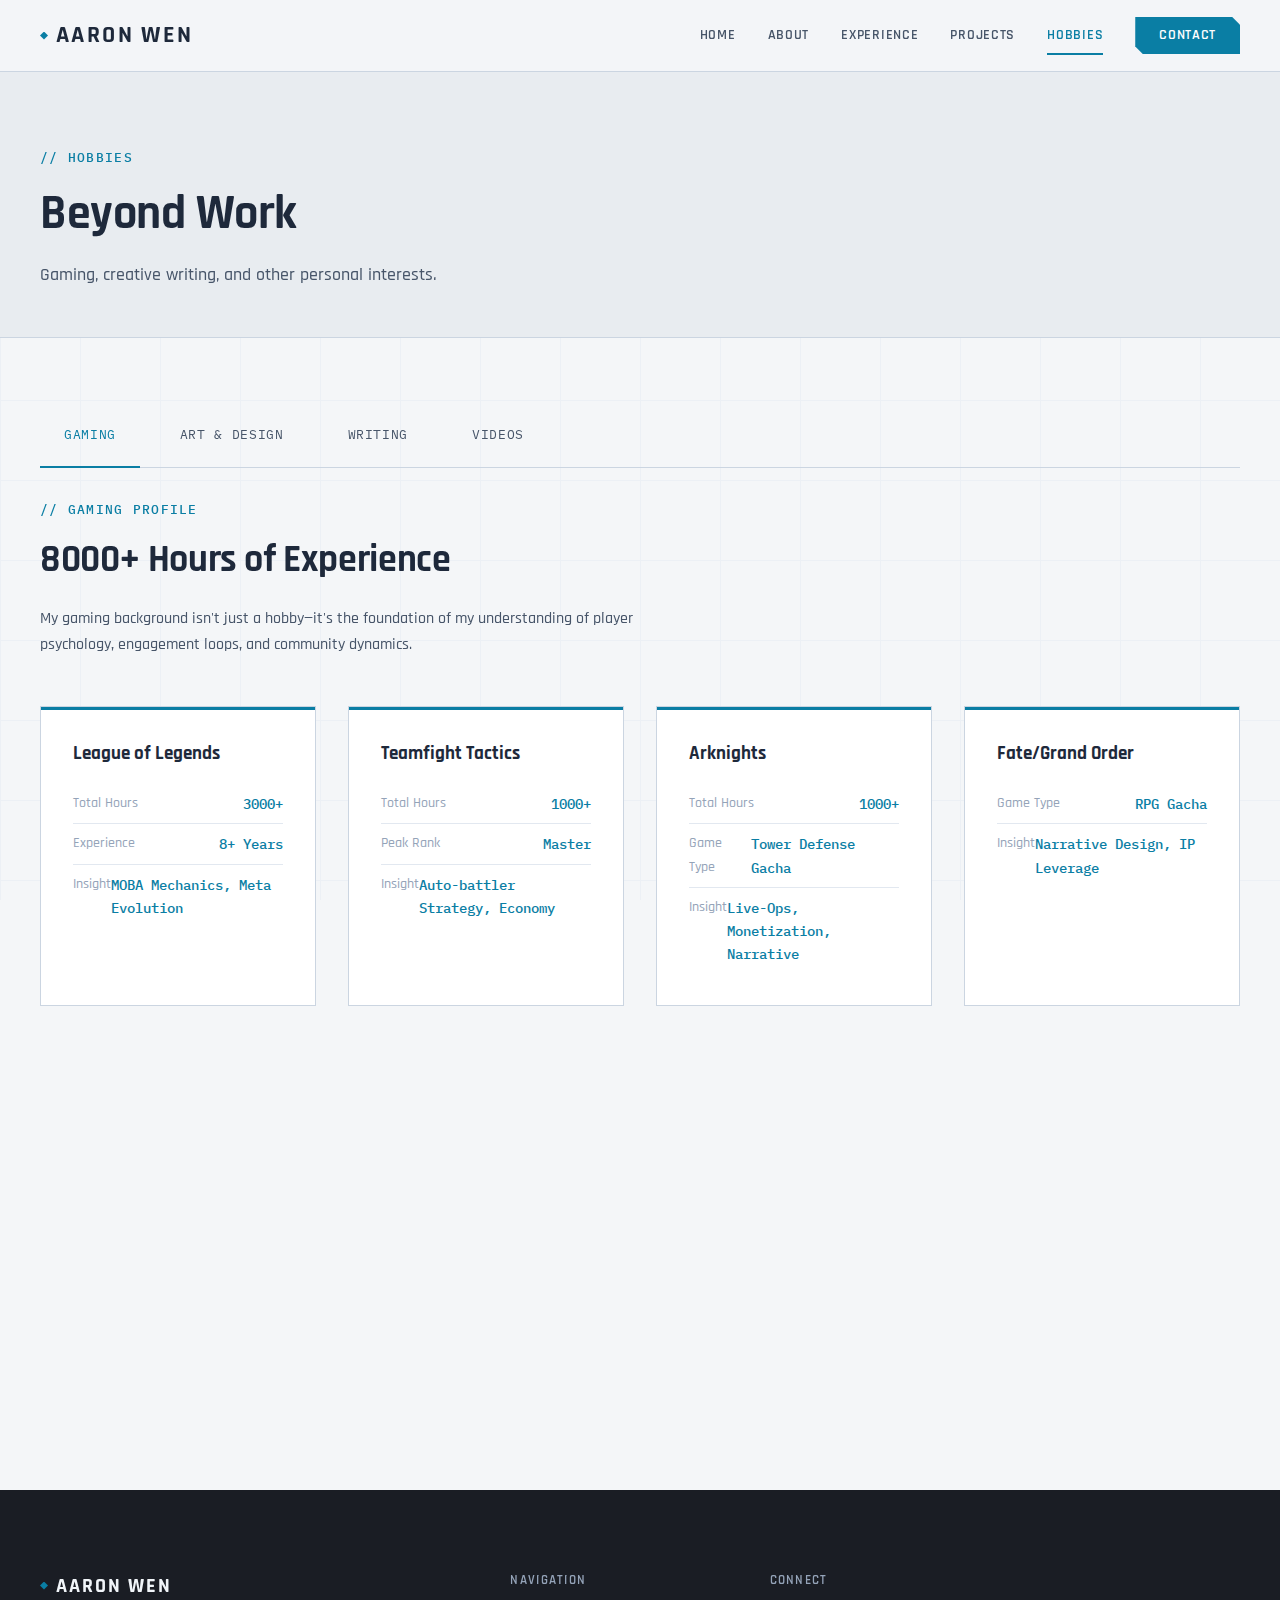
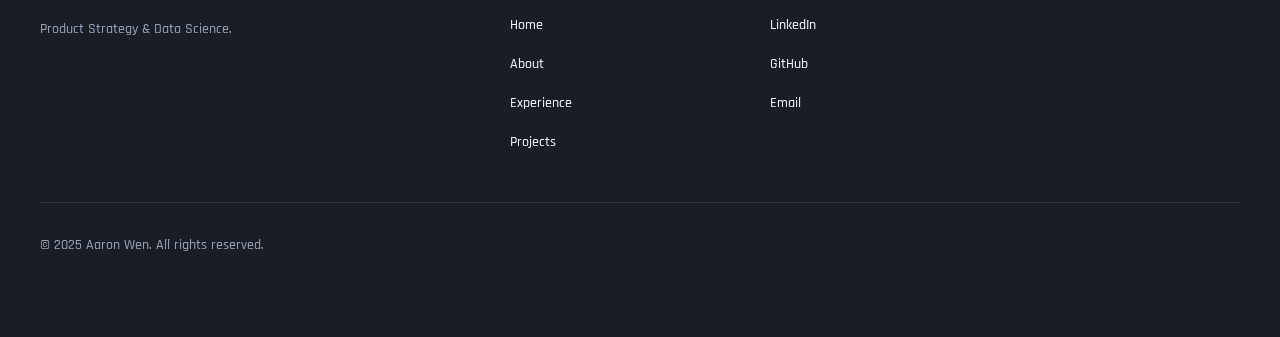
<file: pages/hobbies.html>
<!DOCTYPE html>
<html lang="en">
<head>
    <meta charset="UTF-8">
    <meta name="viewport" content="width=device-width, initial-scale=1.0">
    <meta name="description" content="Hobbies - Aaron Wen's creative pursuits and gaming interests.">
    <title>Hobbies | Aaron Wen</title>
    <link rel="icon" type="image/svg+xml" href="data:image/svg+xml,<svg xmlns='http://www.w3.org/2000/svg' viewBox='0 0 100 100'><rect fill='%230a7ea4' width='100' height='100'/><text y='.9em' x='15' font-size='70' fill='white'>A</text></svg>">
    <link rel="stylesheet" href="../css/style.css">
</head>
<body>
    <div class="bg-pattern"></div>

    <!-- Navigation -->
    <nav class="navbar">
        <div class="nav-container">
            <a href="../index.html" class="nav-logo">Aaron Wen</a>
            <div class="nav-links">
                <a href="../index.html" class="nav-link">Home</a>
                <a href="about.html" class="nav-link">About</a>
                <a href="experience.html" class="nav-link">Experience</a>
                <a href="projects.html" class="nav-link">Projects</a>
                <a href="hobbies.html" class="nav-link active">Hobbies</a>
                <a href="../index.html#contact" class="nav-cta">Contact</a>
            </div>
            <button class="nav-toggle" aria-label="Toggle menu">
                <span></span><span></span><span></span>
            </button>
        </div>
    </nav>

    <!-- Page Header -->
    <header class="page-header">
        <div class="page-header-content">
            <div class="section-label">// Hobbies</div>
            <h1 class="page-title">Beyond Work</h1>
            <p class="page-subtitle">Gaming, creative writing, and other personal interests.</p>
        </div>
    </header>

    <!-- Hobbies Tabs -->
    <section class="section">
        <div class="section-container">
            <div class="hobbies-tabs">
                <button class="tab-btn active" data-tab="gaming">Gaming</button>
                <button class="tab-btn" data-tab="art">Art & Design</button>
                <button class="tab-btn" data-tab="writing">Writing</button>
                <button class="tab-btn" data-tab="videos">Videos</button>
            </div>
            
            <!-- Gaming Tab -->
            <div class="tab-content active" id="gaming">
                <div class="section-header">
                    <div class="section-label">// Gaming Profile</div>
                    <h2 class="section-title">8000+ Hours of Experience</h2>
                    <p class="section-subtitle">
                        My gaming background isn't just a hobby—it's the foundation of my understanding of player psychology, engagement loops, and community dynamics.
                    </p>
                </div>
                
                <div class="gaming-stats">
                    <div class="gaming-stat-card fade-in">
                        <h3 class="gaming-stat-game">League of Legends</h3>
                        <div class="gaming-stat-row">
                            <span class="gaming-stat-label">Total Hours</span>
                            <span class="gaming-stat-value">3000+</span>
                        </div>
                        <div class="gaming-stat-row">
                            <span class="gaming-stat-label">Experience</span>
                            <span class="gaming-stat-value">8+ Years</span>
                        </div>
                        <div class="gaming-stat-row">
                            <span class="gaming-stat-label">Insight</span>
                            <span class="gaming-stat-value">MOBA Mechanics, Meta Evolution</span>
                        </div>
                    </div>
                    
                    <div class="gaming-stat-card fade-in">
                        <h3 class="gaming-stat-game">Teamfight Tactics</h3>
                        <div class="gaming-stat-row">
                            <span class="gaming-stat-label">Total Hours</span>
                            <span class="gaming-stat-value">1000+</span>
                        </div>
                        <div class="gaming-stat-row">
                            <span class="gaming-stat-label">Peak Rank</span>
                            <span class="gaming-stat-value">Master</span>
                        </div>
                        <div class="gaming-stat-row">
                            <span class="gaming-stat-label">Insight</span>
                            <span class="gaming-stat-value">Auto-battler Strategy, Economy</span>
                        </div>
                    </div>
                    
                    <div class="gaming-stat-card fade-in">
                        <h3 class="gaming-stat-game">Arknights</h3>
                        <div class="gaming-stat-row">
                            <span class="gaming-stat-label">Total Hours</span>
                            <span class="gaming-stat-value">1000+</span>
                        </div>
                        <div class="gaming-stat-row">
                            <span class="gaming-stat-label">Game Type</span>
                            <span class="gaming-stat-value">Tower Defense Gacha</span>
                        </div>
                        <div class="gaming-stat-row">
                            <span class="gaming-stat-label">Insight</span>
                            <span class="gaming-stat-value">Live-Ops, Monetization, Narrative</span>
                        </div>
                    </div>
                    
                    <div class="gaming-stat-card fade-in">
                        <h3 class="gaming-stat-game">Fate/Grand Order</h3>
                        <div class="gaming-stat-row">
                            <span class="gaming-stat-label">Game Type</span>
                            <span class="gaming-stat-value">RPG Gacha</span>
                        </div>
                        <div class="gaming-stat-row">
                            <span class="gaming-stat-label">Insight</span>
                            <span class="gaming-stat-value">Narrative Design, IP Leverage</span>
                        </div>
                    </div>
                </div>
                
                <div class="card mt-xl fade-in" style="max-width: 800px;">
                    <h3 class="card-title">How Gaming Informs My Work</h3>
                    <p class="card-description">
                        Every game I play is also a case study. I analyze engagement mechanics, monetization strategies, update cadences, and community management. This deep familiarity with player expectations helps me build better products and provide more actionable strategic insights.
                    </p>
                    <p class="card-description" style="margin-bottom: 0;">
                        At Sega, my live-ops model drew directly from patterns I'd observed across hundreds of game updates. At Tencent, my understanding of what makes pre-registration campaigns viral came from years of participating in them as a player.
                    </p>
                </div>
            </div>
            
            <!-- Art Tab -->
            <div class="tab-content" id="art">
                <div class="section-header">
                    <div class="section-label">// Art & Design</div>
                    <h2 class="section-title">Visual Creations</h2>
                    <p class="section-subtitle">
                        Exploring visual design through digital art and AI-assisted creation.
                    </p>
                </div>
                
                <div class="gallery-grid">
                    <div class="gallery-item fade-in">Art 1</div>
                    <div class="gallery-item fade-in">Art 2</div>
                    <div class="gallery-item fade-in">Art 3</div>
                    <div class="gallery-item fade-in">Art 4</div>
                    <div class="gallery-item fade-in">Art 5</div>
                    <div class="gallery-item fade-in">Art 6</div>
                </div>
                
                <div class="card mt-xl fade-in" style="max-width: 600px;">
                    <p class="card-description" style="margin-bottom: 0;">
                        I use tools like Midjourney and Adobe Creative Suite to explore visual concepts, create presentation materials, and develop UI mockups for personal projects.
                    </p>
                </div>
            </div>
            
            <!-- Writing Tab -->
            <div class="tab-content" id="writing">
                <div class="section-header">
                    <div class="section-label">// Creative Writing</div>
                    <h2 class="section-title">Science Fiction</h2>
                    <p class="section-subtitle">
                        Original stories exploring technology, humanity, and the future.
                    </p>
                </div>
                
                <div class="cards-grid" style="max-width: 800px;">
                    <div class="card fade-in">
                        <div class="card-icon">◆</div>
                        <h3 class="card-title">Original Chinese Stories</h3>
                        <p class="card-description">
                            Working on science fiction narratives that explore the intersection of technology and human experience. Currently translating selected works from Chinese to English.
                        </p>
                        <div class="card-tags">
                            <span class="tag">Sci-Fi</span>
                            <span class="tag">Chinese</span>
                            <span class="tag">Translation</span>
                        </div>
                    </div>
                    
                    <div class="card fade-in">
                        <div class="card-icon">◆</div>
                        <h3 class="card-title">Game Narrative Interest</h3>
                        <p class="card-description">
                            Deep interest in environmental storytelling and emotional game design. Particularly drawn to how games like Arknights and Genshin Impact weave narrative into gameplay.
                        </p>
                        <div class="card-tags">
                            <span class="tag">Narrative Design</span>
                            <span class="tag">Environmental Storytelling</span>
                        </div>
                    </div>
                </div>
            </div>
            
            <!-- Videos Tab -->
            <div class="tab-content" id="videos">
                <div class="section-header">
                    <div class="section-label">// Video Content</div>
                    <h2 class="section-title">Video Projects</h2>
                    <p class="section-subtitle">
                        Video editing and content creation projects.
                    </p>
                </div>
                
                <div class="gallery-grid">
                    <div class="gallery-item fade-in" style="aspect-ratio: 16/9;">Video 1</div>
                    <div class="gallery-item fade-in" style="aspect-ratio: 16/9;">Video 2</div>
                    <div class="gallery-item fade-in" style="aspect-ratio: 16/9;">Video 3</div>
                    <div class="gallery-item fade-in" style="aspect-ratio: 16/9;">Video 4</div>
                </div>
                
                <div class="card mt-xl fade-in" style="max-width: 600px;">
                    <p class="card-description" style="margin-bottom: 0;">
                        Experience with Adobe Premiere Pro and After Effects for video editing and motion graphics. Skills developed through personal projects and organization marketing work.
                    </p>
                </div>
            </div>
        </div>
    </section>

    <!-- Footer -->
    <footer class="footer">
        <div class="footer-container">
            <div class="footer-brand">
                <div class="footer-logo">Aaron Wen</div>
                <p class="footer-description">Product Strategy & Data Science.</p>
            </div>
            <div>
                <h4 class="footer-title">Navigation</h4>
                <div class="footer-links">
                    <a href="../index.html" class="footer-link">Home</a>
                    <a href="about.html" class="footer-link">About</a>
                    <a href="experience.html" class="footer-link">Experience</a>
                    <a href="projects.html" class="footer-link">Projects</a>
                </div>
            </div>
            <div>
                <h4 class="footer-title">Connect</h4>
                <div class="footer-links">
                    <a href="#" class="footer-link">LinkedIn</a>
                    <a href="#" class="footer-link">GitHub</a>
                    <a href="mailto:linmengfdm@gmail.com" class="footer-link">Email</a>
                </div>
            </div>
        </div>
        <div class="footer-bottom">
            <p>© 2025 Aaron Wen. All rights reserved.</p>
        </div>
    </footer>

    <script src="../js/main.js"></script>
</body>
</html>
</file>
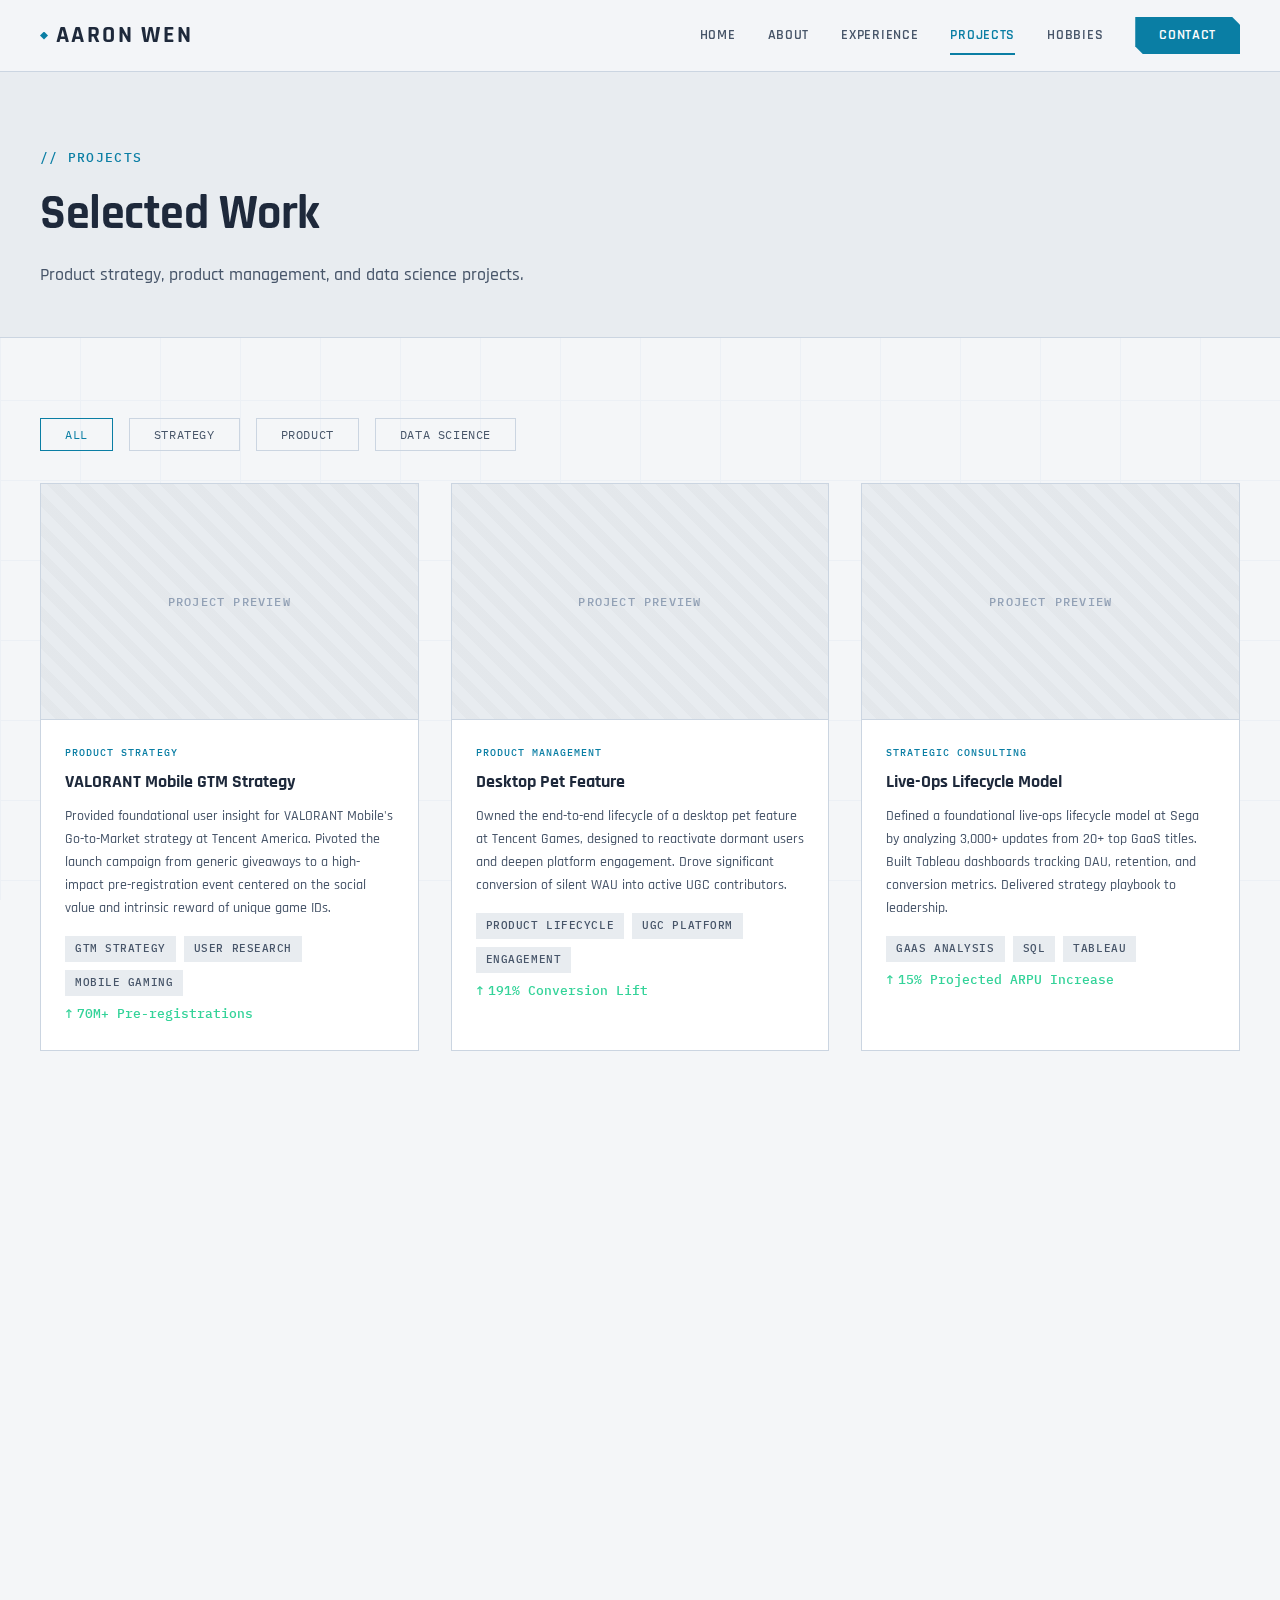
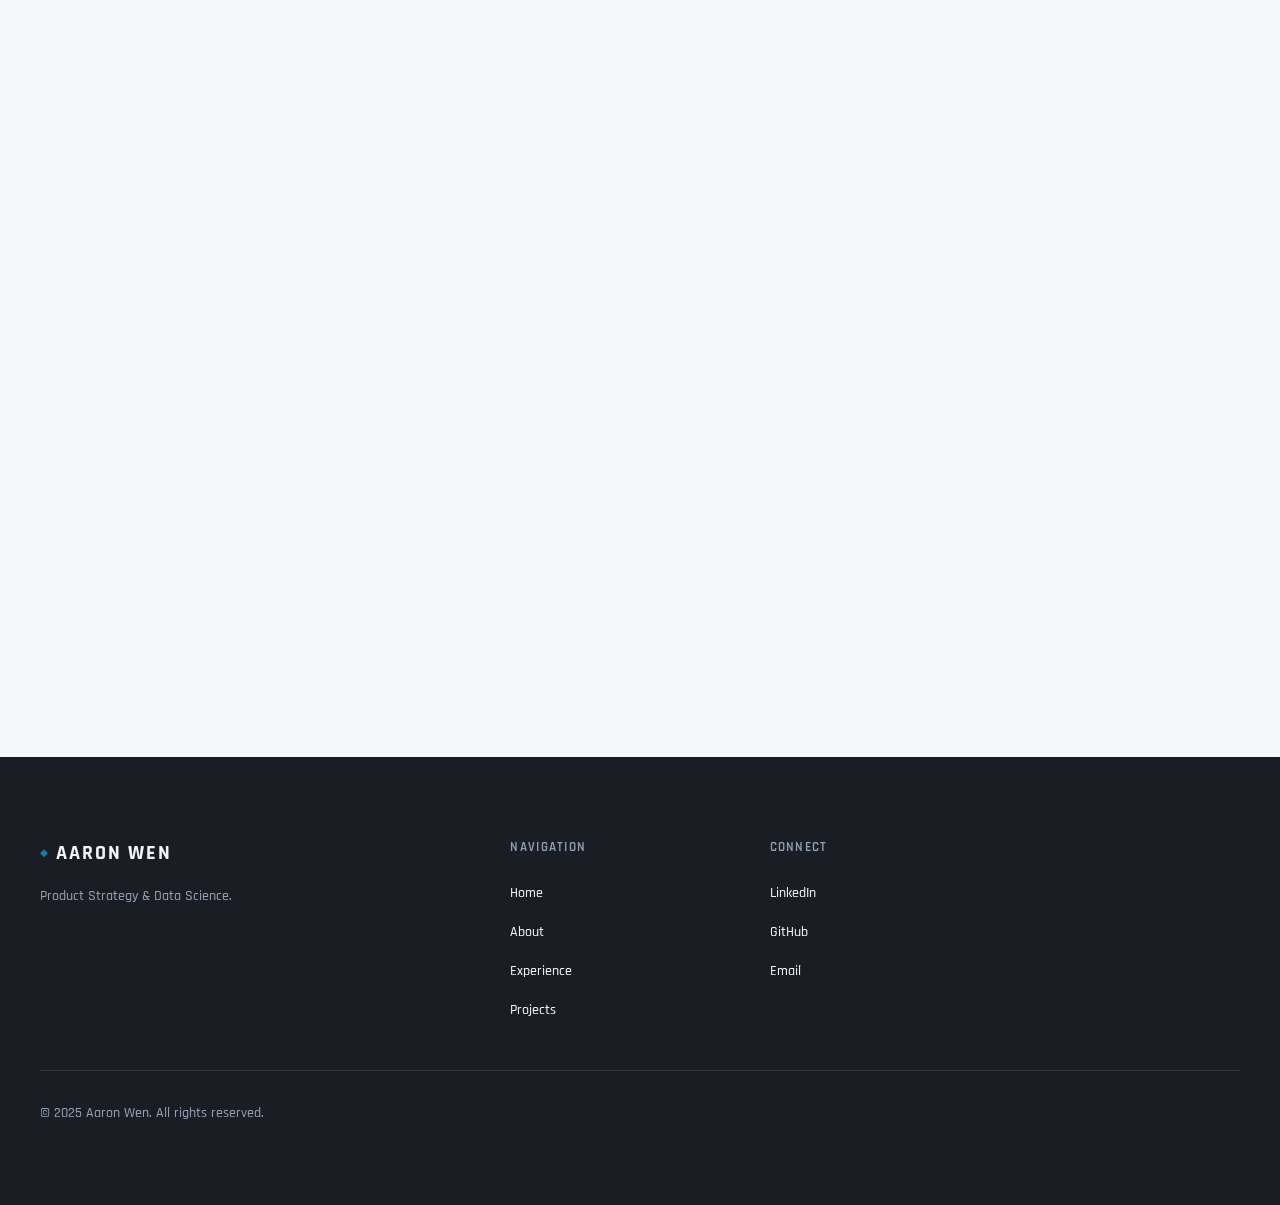
<file: pages/projects.html>
<!DOCTYPE html>
<html lang="en">
<head>
    <meta charset="UTF-8">
    <meta name="viewport" content="width=device-width, initial-scale=1.0">
    <meta name="description" content="Projects - Aaron Wen's portfolio of product strategy, PM, and data science work.">
    <title>Projects | Aaron Wen</title>
    <link rel="icon" type="image/svg+xml" href="data:image/svg+xml,<svg xmlns='http://www.w3.org/2000/svg' viewBox='0 0 100 100'><rect fill='%230a7ea4' width='100' height='100'/><text y='.9em' x='15' font-size='70' fill='white'>A</text></svg>">
    <link rel="stylesheet" href="../css/style.css">
</head>
<body>
    <div class="bg-pattern"></div>

    <!-- Navigation -->
    <nav class="navbar">
        <div class="nav-container">
            <a href="../index.html" class="nav-logo">Aaron Wen</a>
            <div class="nav-links">
                <a href="../index.html" class="nav-link">Home</a>
                <a href="about.html" class="nav-link">About</a>
                <a href="experience.html" class="nav-link">Experience</a>
                <a href="projects.html" class="nav-link active">Projects</a>
                <a href="hobbies.html" class="nav-link">Hobbies</a>
                <a href="../index.html#contact" class="nav-cta">Contact</a>
            </div>
            <button class="nav-toggle" aria-label="Toggle menu">
                <span></span><span></span><span></span>
            </button>
        </div>
    </nav>

    <!-- Page Header -->
    <header class="page-header">
        <div class="page-header-content">
            <div class="section-label">// Projects</div>
            <h1 class="page-title">Selected Work</h1>
            <p class="page-subtitle">Product strategy, product management, and data science projects.</p>
        </div>
    </header>

    <!-- Projects -->
    <section class="section">
        <div class="section-container">
            <div class="projects-filter">
                <button class="filter-btn active" data-filter="all">All</button>
                <button class="filter-btn" data-filter="strategy">Strategy</button>
                <button class="filter-btn" data-filter="product">Product</button>
                <button class="filter-btn" data-filter="data">Data Science</button>
            </div>
            
            <div class="cards-grid">
                <!-- VALORANT Mobile GTM -->
                <div class="project-card fade-in" data-category="strategy">
                    <div class="project-image">PROJECT PREVIEW</div>
                    <div class="project-content">
                        <div class="project-category">Product Strategy</div>
                        <h3 class="project-title">VALORANT Mobile GTM Strategy</h3>
                        <p class="project-description">
                            Provided foundational user insight for VALORANT Mobile's Go-to-Market strategy at Tencent America. Pivoted the launch campaign from generic giveaways to a high-impact pre-registration event centered on the social value and intrinsic reward of unique game IDs.
                        </p>
                        <div class="card-tags">
                            <span class="tag">GTM Strategy</span>
                            <span class="tag">User Research</span>
                            <span class="tag">Mobile Gaming</span>
                        </div>
                        <div class="project-metric">70M+ Pre-registrations</div>
                    </div>
                </div>
                
                <!-- Desktop Pet Feature -->
                <div class="project-card fade-in" data-category="product">
                    <div class="project-image">PROJECT PREVIEW</div>
                    <div class="project-content">
                        <div class="project-category">Product Management</div>
                        <h3 class="project-title">Desktop Pet Feature</h3>
                        <p class="project-description">
                            Owned the end-to-end lifecycle of a desktop pet feature at Tencent Games, designed to reactivate dormant users and deepen platform engagement. Drove significant conversion of silent WAU into active UGC contributors.
                        </p>
                        <div class="card-tags">
                            <span class="tag">Product Lifecycle</span>
                            <span class="tag">UGC Platform</span>
                            <span class="tag">Engagement</span>
                        </div>
                        <div class="project-metric">191% Conversion Lift</div>
                    </div>
                </div>
                
                <!-- Live-Ops Model -->
                <div class="project-card fade-in" data-category="strategy">
                    <div class="project-image">PROJECT PREVIEW</div>
                    <div class="project-content">
                        <div class="project-category">Strategic Consulting</div>
                        <h3 class="project-title">Live-Ops Lifecycle Model</h3>
                        <p class="project-description">
                            Defined a foundational live-ops lifecycle model at Sega by analyzing 3,000+ updates from 20+ top GaaS titles. Built Tableau dashboards tracking DAU, retention, and conversion metrics. Delivered strategy playbook to leadership.
                        </p>
                        <div class="card-tags">
                            <span class="tag">GaaS Analysis</span>
                            <span class="tag">SQL</span>
                            <span class="tag">Tableau</span>
                        </div>
                        <div class="project-metric">15% Projected ARPU Increase</div>
                    </div>
                </div>
                
                <!-- OH MY BOSS -->
                <div class="project-card fade-in" data-category="product">
                    <div class="project-image">PROJECT PREVIEW</div>
                    <div class="project-content">
                        <div class="project-category">Game Development</div>
                        <h3 class="project-title">OH MY BOSS</h3>
                        <p class="project-description">
                            Led a 3-person cross-functional team as Producer & Designer in Tencent's internal MiniGame Jam. Shipped a co-op rhythm game inspired by It Takes Two, implementing Agile development and Sprint workflows for rapid iteration.
                        </p>
                        <div class="card-tags">
                            <span class="tag">Game Design</span>
                            <span class="tag">Agile</span>
                            <span class="tag">Team Leadership</span>
                        </div>
                        <div class="project-metric">Silver Award</div>
                    </div>
                </div>
                
                <!-- TMT Due Diligence -->
                <div class="project-card fade-in" data-category="strategy">
                    <div class="project-image">PROJECT PREVIEW</div>
                    <div class="project-content">
                        <div class="project-category">Commercial Due Diligence</div>
                        <h3 class="project-title">TMT Sector Analysis</h3>
                        <p class="project-description">
                            Conducted rigorous commercial due diligence on the TMT sector at Bain & Company. Synthesized fragmented data points to validate investment hypotheses and identify competitive white spaces for high-priority strategic cases.
                        </p>
                        <div class="card-tags">
                            <span class="tag">Due Diligence</span>
                            <span class="tag">Market Sizing</span>
                            <span class="tag">Investment</span>
                        </div>
                    </div>
                </div>
                
                <!-- Tencent Academy Redesign -->
                <div class="project-card fade-in" data-category="product">
                    <div class="project-image">PROJECT PREVIEW</div>
                    <div class="project-content">
                        <div class="project-category">Product Management</div>
                        <h3 class="project-title">Tencent Academy Homepage Redesign</h3>
                        <p class="project-description">
                            Shipped a full redesign of the Tencent Academy homepage, launching core features including a new Creator Analytics Dashboard and a Tag-based content recommendation engine to personalize the user experience.
                        </p>
                        <div class="card-tags">
                            <span class="tag">UX Design</span>
                            <span class="tag">Analytics</span>
                            <span class="tag">Personalization</span>
                        </div>
                        <div class="project-metric">35% DAU Uplift</div>
                    </div>
                </div>
                
                <!-- WeChat Mini Game Market -->
                <div class="project-card fade-in" data-category="strategy">
                    <div class="project-image">PROJECT PREVIEW</div>
                    <div class="project-content">
                        <div class="project-category">Market Analysis</div>
                        <h3 class="project-title">WeChat Mini Game Market Report</h3>
                        <p class="project-description">
                            Authored comprehensive market analysis on China's WeChat Mini Game market (2025 Q2) at Tencent America. Report published externally as an industry benchmark for indie studios and strategic planning.
                        </p>
                        <div class="card-tags">
                            <span class="tag">Market Research</span>
                            <span class="tag">China Market</span>
                            <span class="tag">Mini Games</span>
                        </div>
                        <div class="project-metric">Published Externally</div>
                    </div>
                </div>
                
                <!-- ML Project Placeholder -->
                <div class="project-card fade-in" data-category="data">
                    <div class="project-image">PROJECT PREVIEW</div>
                    <div class="project-content">
                        <div class="project-category">Machine Learning</div>
                        <h3 class="project-title">Skin Cancer Prediction Model</h3>
                        <p class="project-description">
                            Academic project applying machine learning techniques for medical imaging classification. Built predictive models using Python, Scikit-learn, and PyTorch for skin cancer detection from dermoscopic images.
                        </p>
                        <div class="card-tags">
                            <span class="tag">Python</span>
                            <span class="tag">PyTorch</span>
                            <span class="tag">Medical ML</span>
                        </div>
                    </div>
                </div>
                
                <!-- Crypto Prediction -->
                <div class="project-card fade-in" data-category="data">
                    <div class="project-image">PROJECT PREVIEW</div>
                    <div class="project-content">
                        <div class="project-category">Data Analysis</div>
                        <h3 class="project-title">Cryptocurrency Price Prediction</h3>
                        <p class="project-description">
                            Comprehensive analysis using machine learning models for cryptocurrency price prediction. Created interactive web presentations for research findings using Python data visualization libraries.
                        </p>
                        <div class="card-tags">
                            <span class="tag">Time Series</span>
                            <span class="tag">Finance</span>
                            <span class="tag">Visualization</span>
                        </div>
                    </div>
                </div>
            </div>
        </div>
    </section>

    <!-- Footer -->
    <footer class="footer">
        <div class="footer-container">
            <div class="footer-brand">
                <div class="footer-logo">Aaron Wen</div>
                <p class="footer-description">Product Strategy & Data Science.</p>
            </div>
            <div>
                <h4 class="footer-title">Navigation</h4>
                <div class="footer-links">
                    <a href="../index.html" class="footer-link">Home</a>
                    <a href="about.html" class="footer-link">About</a>
                    <a href="experience.html" class="footer-link">Experience</a>
                    <a href="projects.html" class="footer-link">Projects</a>
                </div>
            </div>
            <div>
                <h4 class="footer-title">Connect</h4>
                <div class="footer-links">
                    <a href="#" class="footer-link">LinkedIn</a>
                    <a href="#" class="footer-link">GitHub</a>
                    <a href="mailto:linmengfdm@gmail.com" class="footer-link">Email</a>
                </div>
            </div>
        </div>
        <div class="footer-bottom">
            <p>© 2025 Aaron Wen. All rights reserved.</p>
        </div>
    </footer>

    <script src="../js/main.js"></script>
</body>
</html>
</file>
<file: css/style.css>
/* ============================================
   Portfolio - Industrial Tech Aesthetic
   Inspired by scientific research lab visuals
   ============================================ */

@import url('https://fonts.googleapis.com/css2?family=Rajdhani:wght@400;500;600;700&family=IBM+Plex+Mono:wght@400;500&display=swap');

:root {
    /* Color System - Cold Scientific */
    --bg-primary: #f4f6f8;
    --bg-secondary: #e8ecf0;
    --bg-card: #ffffff;
    --bg-dark: #1a1d24;
    --bg-darker: #12151a;
    
    --accent-primary: #0a7ea4;
    --accent-secondary: #34d399;
    --accent-tertiary: #64748b;
    --accent-warn: #f59e0b;
    
    --text-primary: #1e293b;
    --text-secondary: #475569;
    --text-muted: #94a3b8;
    --text-inverse: #f1f5f9;
    
    --border-color: #cbd5e1;
    --border-light: #e2e8f0;
    --border-accent: var(--accent-primary);
    
    /* Typography */
    --font-primary: 'Rajdhani', system-ui, sans-serif;
    --font-mono: 'IBM Plex Mono', monospace;
    
    /* Spacing */
    --sp-xs: 0.5rem;
    --sp-sm: 1rem;
    --sp-md: 1.5rem;
    --sp-lg: 2rem;
    --sp-xl: 3rem;
    --sp-2xl: 5rem;
    
    /* Cuts & Angles */
    --cut-sm: 8px;
    --cut-md: 16px;
    --cut-lg: 24px;
    
    --transition: 0.2s ease;
}

/* Dark Mode Variables */
[data-theme="dark"] {
    --bg-primary: #0f1419;
    --bg-secondary: #1a1f26;
    --bg-card: #1e2530;
    --text-primary: #e2e8f0;
    --text-secondary: #94a3b8;
    --text-muted: #64748b;
    --border-color: #334155;
    --border-light: #1e293b;
}

/* ============================================
   Reset & Base
   ============================================ */
*, *::before, *::after {
    margin: 0;
    padding: 0;
    box-sizing: border-box;
}

html {
    scroll-behavior: smooth;
    font-size: 16px;
}

body {
    font-family: var(--font-primary);
    background: var(--bg-primary);
    color: var(--text-primary);
    line-height: 1.6;
    font-weight: 500;
    min-height: 100vh;
}

a {
    text-decoration: none;
    color: inherit;
}

/* ============================================
   Background Pattern
   ============================================ */
.bg-pattern {
    position: fixed;
    inset: 0;
    pointer-events: none;
    z-index: -1;
    opacity: 0.4;
    background-image: 
        linear-gradient(90deg, var(--border-light) 1px, transparent 1px),
        linear-gradient(var(--border-light) 1px, transparent 1px);
    background-size: 80px 80px;
}

.corner-decoration {
    position: fixed;
    width: 200px;
    height: 200px;
    pointer-events: none;
    z-index: 0;
}

.corner-decoration.top-right {
    top: 0;
    right: 0;
    border-top: 1px solid var(--border-color);
    border-right: 1px solid var(--border-color);
}

.corner-decoration.bottom-left {
    bottom: 0;
    left: 0;
    border-bottom: 1px solid var(--border-color);
    border-left: 1px solid var(--border-color);
}

/* ============================================
   Navigation
   ============================================ */
.navbar {
    position: fixed;
    top: 0;
    left: 0;
    right: 0;
    z-index: 1000;
    background: rgba(244, 246, 248, 0.9);
    backdrop-filter: blur(12px);
    border-bottom: 1px solid var(--border-color);
    padding: var(--sp-sm) var(--sp-lg);
}

[data-theme="dark"] .navbar {
    background: rgba(15, 20, 25, 0.9);
}

.nav-container {
    max-width: 1200px;
    margin: 0 auto;
    display: flex;
    justify-content: space-between;
    align-items: center;
}

.nav-logo {
    font-size: 1.5rem;
    font-weight: 700;
    letter-spacing: 0.1em;
    text-transform: uppercase;
    display: flex;
    align-items: center;
    gap: var(--sp-xs);
}

.nav-logo::before {
    content: '';
    width: 8px;
    height: 8px;
    background: var(--accent-primary);
    clip-path: polygon(50% 0%, 100% 50%, 50% 100%, 0% 50%);
}

.nav-links {
    display: flex;
    gap: var(--sp-lg);
    align-items: center;
}

.nav-link {
    font-size: 0.9rem;
    font-weight: 600;
    letter-spacing: 0.05em;
    text-transform: uppercase;
    color: var(--text-secondary);
    padding: var(--sp-xs) 0;
    position: relative;
}

.nav-link::after {
    content: '';
    position: absolute;
    bottom: 0;
    left: 0;
    width: 0;
    height: 2px;
    background: var(--accent-primary);
    transition: var(--transition);
}

.nav-link:hover,
.nav-link.active {
    color: var(--accent-primary);
}

.nav-link:hover::after,
.nav-link.active::after {
    width: 100%;
}

.nav-cta {
    padding: var(--sp-xs) var(--sp-md);
    background: var(--accent-primary);
    color: white;
    font-weight: 600;
    font-size: 0.85rem;
    letter-spacing: 0.05em;
    text-transform: uppercase;
    clip-path: polygon(0 0, calc(100% - 8px) 0, 100% 8px, 100% 100%, 8px 100%, 0 calc(100% - 8px));
    transition: var(--transition);
}

.nav-cta:hover {
    background: var(--accent-secondary);
}

.nav-toggle {
    display: none;
    flex-direction: column;
    gap: 4px;
    background: none;
    border: none;
    cursor: pointer;
    padding: 4px;
}

.nav-toggle span {
    width: 24px;
    height: 2px;
    background: var(--text-primary);
}

@media (max-width: 768px) {
    .nav-toggle { display: flex; }
    .nav-links {
        position: fixed;
        top: 60px;
        left: 0;
        right: 0;
        background: var(--bg-primary);
        flex-direction: column;
        padding: var(--sp-lg);
        border-bottom: 1px solid var(--border-color);
        display: none;
    }
    .nav-links.active { display: flex; }
}

/* ============================================
   Hero Section
   ============================================ */
.hero {
    min-height: 100vh;
    display: flex;
    align-items: center;
    padding: calc(80px + var(--sp-xl)) var(--sp-lg) var(--sp-xl);
}

.hero-container {
    max-width: 1200px;
    margin: 0 auto;
    width: 100%;
    display: grid;
    grid-template-columns: 1fr 400px;
    gap: var(--sp-2xl);
    align-items: center;
}

.hero-label {
    display: inline-flex;
    align-items: center;
    gap: var(--sp-xs);
    font-family: var(--font-mono);
    font-size: 0.8rem;
    color: var(--accent-primary);
    text-transform: uppercase;
    letter-spacing: 0.1em;
    margin-bottom: var(--sp-md);
}

.hero-label::before {
    content: '//';
    opacity: 0.5;
}

.hero-title {
    font-size: clamp(2.5rem, 5vw, 4rem);
    font-weight: 700;
    line-height: 1.1;
    margin-bottom: var(--sp-md);
    letter-spacing: -0.02em;
}

.hero-title .highlight {
    color: var(--accent-primary);
}

.hero-subtitle {
    font-size: 1.1rem;
    color: var(--text-secondary);
    margin-bottom: var(--sp-lg);
    max-width: 480px;
    line-height: 1.7;
}

.hero-stats {
    display: flex;
    gap: var(--sp-xl);
    margin-bottom: var(--sp-lg);
    padding: var(--sp-md) 0;
    border-top: 1px solid var(--border-color);
    border-bottom: 1px solid var(--border-color);
}

.stat-item {
    text-align: left;
}

.stat-number {
    font-size: 2rem;
    font-weight: 700;
    color: var(--accent-primary);
    font-family: var(--font-mono);
}

.stat-label {
    font-size: 0.85rem;
    color: var(--text-muted);
    text-transform: uppercase;
    letter-spacing: 0.05em;
}

.hero-buttons {
    display: flex;
    gap: var(--sp-sm);
}

.btn {
    display: inline-flex;
    align-items: center;
    gap: var(--sp-xs);
    padding: var(--sp-sm) var(--sp-lg);
    font-family: var(--font-primary);
    font-weight: 600;
    font-size: 0.9rem;
    letter-spacing: 0.05em;
    text-transform: uppercase;
    transition: var(--transition);
    cursor: pointer;
    border: none;
}

.btn-primary {
    background: var(--bg-dark);
    color: var(--text-inverse);
    clip-path: polygon(0 0, calc(100% - 12px) 0, 100% 12px, 100% 100%, 12px 100%, 0 calc(100% - 12px));
}

.btn-primary:hover {
    background: var(--accent-primary);
}

.btn-secondary {
    background: transparent;
    color: var(--text-primary);
    border: 1px solid var(--border-color);
}

.btn-secondary:hover {
    border-color: var(--accent-primary);
    color: var(--accent-primary);
}

/* Hero Visual */
.hero-visual {
    position: relative;
}

.hero-card {
    background: var(--bg-card);
    border: 1px solid var(--border-color);
    padding: var(--sp-lg);
    position: relative;
}

.hero-card::before {
    content: '';
    position: absolute;
    top: -1px;
    left: -1px;
    right: -1px;
    height: 4px;
    background: var(--accent-primary);
}

.hero-card-header {
    display: flex;
    align-items: center;
    gap: var(--sp-sm);
    margin-bottom: var(--sp-md);
    padding-bottom: var(--sp-sm);
    border-bottom: 1px solid var(--border-light);
}

.status-dot {
    width: 8px;
    height: 8px;
    background: var(--accent-secondary);
    border-radius: 50%;
}

.status-text {
    font-family: var(--font-mono);
    font-size: 0.75rem;
    color: var(--text-muted);
    text-transform: uppercase;
    letter-spacing: 0.1em;
}

.hero-image-placeholder {
    aspect-ratio: 1;
    background: var(--bg-secondary);
    display: flex;
    flex-direction: column;
    align-items: center;
    justify-content: center;
    color: var(--text-muted);
    border: 1px dashed var(--border-color);
}

.hero-image-placeholder svg {
    width: 48px;
    height: 48px;
    margin-bottom: var(--sp-sm);
    opacity: 0.3;
}

.hero-card-footer {
    margin-top: var(--sp-md);
    padding-top: var(--sp-sm);
    border-top: 1px solid var(--border-light);
    display: flex;
    justify-content: space-between;
    font-family: var(--font-mono);
    font-size: 0.75rem;
    color: var(--text-muted);
}

/* Info Cards */
.info-cards {
    position: absolute;
    top: 50%;
    right: -40px;
    transform: translateY(-50%);
    display: flex;
    flex-direction: column;
    gap: var(--sp-sm);
}

.info-card {
    background: var(--bg-card);
    border: 1px solid var(--border-color);
    padding: var(--sp-sm);
    min-width: 140px;
    border-left: 3px solid var(--accent-primary);
}

.info-card-label {
    font-family: var(--font-mono);
    font-size: 0.65rem;
    color: var(--text-muted);
    text-transform: uppercase;
    letter-spacing: 0.1em;
    margin-bottom: 2px;
}

.info-card-value {
    font-weight: 700;
    font-size: 0.9rem;
}

@media (max-width: 968px) {
    .hero-container { grid-template-columns: 1fr; }
    .hero-visual { max-width: 400px; margin: 0 auto; }
    .info-cards { display: none; }
}

/* ============================================
   Section Styles
   ============================================ */
.section {
    padding: var(--sp-2xl) var(--sp-lg);
}

.section-container {
    max-width: 1200px;
    margin: 0 auto;
}

.section-header {
    margin-bottom: var(--sp-xl);
}

.section-label {
    font-family: var(--font-mono);
    font-size: 0.8rem;
    color: var(--accent-primary);
    text-transform: uppercase;
    letter-spacing: 0.1em;
    margin-bottom: var(--sp-xs);
}

.section-title {
    font-size: clamp(1.75rem, 3vw, 2.5rem);
    font-weight: 700;
    letter-spacing: -0.01em;
}

.section-subtitle {
    color: var(--text-secondary);
    margin-top: var(--sp-sm);
    max-width: 600px;
}

/* ============================================
   Cards Grid
   ============================================ */
.cards-grid {
    display: grid;
    grid-template-columns: repeat(auto-fit, minmax(300px, 1fr));
    gap: var(--sp-lg);
}

.card {
    background: var(--bg-card);
    border: 1px solid var(--border-color);
    padding: var(--sp-lg);
    position: relative;
    transition: var(--transition);
}

.card::before {
    content: '';
    position: absolute;
    top: 0;
    left: 0;
    width: 4px;
    height: 0;
    background: var(--accent-primary);
    transition: var(--transition);
}

.card:hover {
    border-color: var(--accent-primary);
}

.card:hover::before {
    height: 100%;
}

.card-icon {
    font-size: 1.5rem;
    margin-bottom: var(--sp-sm);
    display: inline-block;
}

.card-title {
    font-size: 1.25rem;
    font-weight: 700;
    margin-bottom: var(--sp-xs);
}

.card-description {
    color: var(--text-secondary);
    font-size: 0.95rem;
    margin-bottom: var(--sp-md);
}

.card-tags {
    display: flex;
    flex-wrap: wrap;
    gap: var(--sp-xs);
}

.tag {
    font-family: var(--font-mono);
    font-size: 0.7rem;
    padding: 4px 10px;
    background: var(--bg-secondary);
    color: var(--text-secondary);
    text-transform: uppercase;
    letter-spacing: 0.05em;
}

/* ============================================
   Companies Grid
   ============================================ */
.companies-section {
    background: var(--bg-secondary);
    border-top: 1px solid var(--border-color);
    border-bottom: 1px solid var(--border-color);
}

.companies-grid {
    display: grid;
    grid-template-columns: repeat(auto-fit, minmax(180px, 1fr));
    gap: var(--sp-md);
}

.company-item {
    background: var(--bg-card);
    border: 1px solid var(--border-color);
    padding: var(--sp-lg) var(--sp-md);
    text-align: center;
    transition: var(--transition);
}

.company-item:hover {
    border-color: var(--accent-primary);
}

.company-name {
    font-weight: 600;
    font-size: 1rem;
    margin-bottom: 4px;
}

.company-role {
    font-family: var(--font-mono);
    font-size: 0.7rem;
    color: var(--text-muted);
    text-transform: uppercase;
    letter-spacing: 0.05em;
}

/* ============================================
   Timeline
   ============================================ */
.timeline {
    position: relative;
    padding-left: var(--sp-xl);
}

.timeline::before {
    content: '';
    position: absolute;
    left: 0;
    top: 0;
    bottom: 0;
    width: 2px;
    background: var(--border-color);
}

.timeline-item {
    position: relative;
    padding-bottom: var(--sp-xl);
}

.timeline-item:last-child {
    padding-bottom: 0;
}

.timeline-marker {
    position: absolute;
    left: calc(-1 * var(--sp-xl) - 5px);
    top: 0;
    width: 12px;
    height: 12px;
    background: var(--bg-primary);
    border: 2px solid var(--accent-primary);
}

.timeline-item.active .timeline-marker {
    background: var(--accent-primary);
}

.timeline-date {
    font-family: var(--font-mono);
    font-size: 0.75rem;
    color: var(--accent-primary);
    text-transform: uppercase;
    letter-spacing: 0.1em;
    margin-bottom: var(--sp-xs);
}

.timeline-content {
    background: var(--bg-card);
    border: 1px solid var(--border-color);
    padding: var(--sp-md);
}

.timeline-header {
    display: flex;
    justify-content: space-between;
    align-items: flex-start;
    margin-bottom: var(--sp-sm);
    cursor: pointer;
}

.timeline-title {
    font-size: 1.1rem;
    font-weight: 700;
}

.timeline-company {
    color: var(--text-secondary);
    font-size: 0.9rem;
}

.timeline-toggle {
    font-family: var(--font-mono);
    font-size: 0.7rem;
    color: var(--accent-primary);
    padding: 4px 8px;
    border: 1px solid var(--accent-primary);
    background: transparent;
    cursor: pointer;
    transition: var(--transition);
}

.timeline-toggle:hover {
    background: var(--accent-primary);
    color: white;
}

.timeline-details {
    display: none;
    padding-top: var(--sp-sm);
    border-top: 1px solid var(--border-light);
    margin-top: var(--sp-sm);
}

.timeline-details.active {
    display: block;
}

.timeline-details ul {
    list-style: none;
}

.timeline-details li {
    position: relative;
    padding-left: var(--sp-md);
    margin-bottom: var(--sp-xs);
    color: var(--text-secondary);
    font-size: 0.9rem;
}

.timeline-details li::before {
    content: '—';
    position: absolute;
    left: 0;
    color: var(--accent-primary);
}

/* ============================================
   Projects Grid
   ============================================ */
.projects-filter {
    display: flex;
    gap: var(--sp-sm);
    margin-bottom: var(--sp-lg);
    flex-wrap: wrap;
}

.filter-btn {
    font-family: var(--font-mono);
    font-size: 0.75rem;
    padding: var(--sp-xs) var(--sp-md);
    background: transparent;
    border: 1px solid var(--border-color);
    color: var(--text-secondary);
    text-transform: uppercase;
    letter-spacing: 0.05em;
    cursor: pointer;
    transition: var(--transition);
}

.filter-btn:hover,
.filter-btn.active {
    border-color: var(--accent-primary);
    color: var(--accent-primary);
}

.project-card {
    background: var(--bg-card);
    border: 1px solid var(--border-color);
    overflow: hidden;
    transition: var(--transition);
}

.project-card:hover {
    border-color: var(--accent-primary);
}

.project-image {
    aspect-ratio: 16/10;
    background: var(--bg-secondary);
    display: flex;
    align-items: center;
    justify-content: center;
    color: var(--text-muted);
    font-family: var(--font-mono);
    font-size: 0.75rem;
    text-transform: uppercase;
    letter-spacing: 0.1em;
    border-bottom: 1px solid var(--border-color);
    position: relative;
    overflow: hidden;
}

.project-image::before {
    content: '';
    position: absolute;
    inset: 0;
    background: repeating-linear-gradient(
        45deg,
        transparent,
        transparent 10px,
        rgba(0,0,0,0.02) 10px,
        rgba(0,0,0,0.02) 20px
    );
}

.project-content {
    padding: var(--sp-md);
}

.project-category {
    font-family: var(--font-mono);
    font-size: 0.65rem;
    color: var(--accent-primary);
    text-transform: uppercase;
    letter-spacing: 0.1em;
}

.project-title {
    font-size: 1.1rem;
    font-weight: 700;
    margin: var(--sp-xs) 0;
}

.project-description {
    color: var(--text-secondary);
    font-size: 0.9rem;
    margin-bottom: var(--sp-sm);
}

.project-metric {
    display: inline-flex;
    align-items: center;
    gap: 4px;
    font-family: var(--font-mono);
    font-size: 0.8rem;
    color: var(--accent-secondary);
    margin-top: var(--sp-xs);
}

.project-metric::before {
    content: '↑';
}

/* ============================================
   Hobbies Section
   ============================================ */
.hobbies-tabs {
    display: flex;
    gap: var(--sp-sm);
    margin-bottom: var(--sp-lg);
    border-bottom: 1px solid var(--border-color);
    padding-bottom: var(--sp-sm);
}

.tab-btn {
    font-family: var(--font-mono);
    font-size: 0.8rem;
    padding: var(--sp-xs) var(--sp-md);
    background: transparent;
    border: none;
    color: var(--text-secondary);
    text-transform: uppercase;
    letter-spacing: 0.05em;
    cursor: pointer;
    transition: var(--transition);
    position: relative;
}

.tab-btn::after {
    content: '';
    position: absolute;
    bottom: calc(-1 * var(--sp-sm) - 1px);
    left: 0;
    right: 0;
    height: 2px;
    background: var(--accent-primary);
    transform: scaleX(0);
    transition: var(--transition);
}

.tab-btn:hover,
.tab-btn.active {
    color: var(--accent-primary);
}

.tab-btn.active::after {
    transform: scaleX(1);
}

.tab-content {
    display: none;
}

.tab-content.active {
    display: block;
}

.gallery-grid {
    display: grid;
    grid-template-columns: repeat(auto-fill, minmax(200px, 1fr));
    gap: var(--sp-md);
}

.gallery-item {
    aspect-ratio: 1;
    background: var(--bg-secondary);
    border: 1px solid var(--border-color);
    display: flex;
    align-items: center;
    justify-content: center;
    color: var(--text-muted);
    transition: var(--transition);
}

.gallery-item:hover {
    border-color: var(--accent-primary);
}

.gaming-stats {
    display: grid;
    grid-template-columns: repeat(auto-fit, minmax(250px, 1fr));
    gap: var(--sp-lg);
}

.gaming-stat-card {
    background: var(--bg-card);
    border: 1px solid var(--border-color);
    padding: var(--sp-lg);
    position: relative;
}

.gaming-stat-card::before {
    content: '';
    position: absolute;
    top: 0;
    left: 0;
    right: 0;
    height: 3px;
    background: var(--accent-primary);
}

.gaming-stat-game {
    font-weight: 700;
    margin-bottom: var(--sp-sm);
}

.gaming-stat-row {
    display: flex;
    justify-content: space-between;
    padding: var(--sp-xs) 0;
    border-bottom: 1px solid var(--border-light);
    font-size: 0.9rem;
}

.gaming-stat-row:last-child {
    border-bottom: none;
}

.gaming-stat-label {
    color: var(--text-muted);
}

.gaming-stat-value {
    font-family: var(--font-mono);
    color: var(--accent-primary);
}

/* ============================================
   Footer
   ============================================ */
.footer {
    background: var(--bg-dark);
    color: var(--text-inverse);
    padding: var(--sp-2xl) var(--sp-lg);
    margin-top: var(--sp-2xl);
}

.footer-container {
    max-width: 1200px;
    margin: 0 auto;
    display: grid;
    grid-template-columns: 2fr repeat(3, 1fr);
    gap: var(--sp-xl);
}

.footer-brand {
    max-width: 280px;
}

.footer-logo {
    font-size: 1.25rem;
    font-weight: 700;
    letter-spacing: 0.1em;
    text-transform: uppercase;
    margin-bottom: var(--sp-sm);
    display: flex;
    align-items: center;
    gap: var(--sp-xs);
}

.footer-logo::before {
    content: '';
    width: 8px;
    height: 8px;
    background: var(--accent-primary);
    clip-path: polygon(50% 0%, 100% 50%, 50% 100%, 0% 50%);
}

.footer-description {
    color: var(--text-muted);
    font-size: 0.9rem;
}

.footer-title {
    font-size: 0.8rem;
    font-weight: 600;
    text-transform: uppercase;
    letter-spacing: 0.1em;
    margin-bottom: var(--sp-md);
    color: var(--text-muted);
}

.footer-links {
    display: flex;
    flex-direction: column;
    gap: var(--sp-sm);
}

.footer-link {
    color: var(--text-inverse);
    font-size: 0.9rem;
    transition: var(--transition);
}

.footer-link:hover {
    color: var(--accent-primary);
}

.footer-bottom {
    max-width: 1200px;
    margin: var(--sp-xl) auto 0;
    padding-top: var(--sp-lg);
    border-top: 1px solid rgba(255,255,255,0.1);
    display: flex;
    justify-content: space-between;
    align-items: center;
    color: var(--text-muted);
    font-size: 0.85rem;
}

.social-links {
    display: flex;
    gap: var(--sp-sm);
}

.social-link {
    width: 36px;
    height: 36px;
    display: flex;
    align-items: center;
    justify-content: center;
    border: 1px solid rgba(255,255,255,0.2);
    color: var(--text-inverse);
    transition: var(--transition);
}

.social-link:hover {
    border-color: var(--accent-primary);
    color: var(--accent-primary);
}

@media (max-width: 768px) {
    .footer-container {
        grid-template-columns: 1fr;
        gap: var(--sp-lg);
    }
    .footer-bottom {
        flex-direction: column;
        gap: var(--sp-sm);
        text-align: center;
    }
}

/* ============================================
   Page Header
   ============================================ */
.page-header {
    padding: calc(100px + var(--sp-xl)) var(--sp-lg) var(--sp-xl);
    background: var(--bg-secondary);
    border-bottom: 1px solid var(--border-color);
}

.page-header-content {
    max-width: 1200px;
    margin: 0 auto;
}

.page-title {
    font-size: clamp(2rem, 4vw, 3rem);
    font-weight: 700;
    letter-spacing: -0.01em;
    margin-bottom: var(--sp-xs);
}

.page-subtitle {
    color: var(--text-secondary);
    font-size: 1.1rem;
}

/* ============================================
   About Page
   ============================================ */
.about-grid {
    display: grid;
    grid-template-columns: 300px 1fr;
    gap: var(--sp-xl);
    align-items: start;
}

.about-sidebar {
    position: sticky;
    top: 100px;
}

.about-image {
    background: var(--bg-card);
    border: 1px solid var(--border-color);
    padding: var(--sp-md);
}

.about-image-inner {
    aspect-ratio: 3/4;
    background: var(--bg-secondary);
    display: flex;
    align-items: center;
    justify-content: center;
    color: var(--text-muted);
    border: 1px dashed var(--border-color);
}

.about-content h2 {
    font-size: 1.5rem;
    font-weight: 700;
    margin-bottom: var(--sp-sm);
    margin-top: var(--sp-xl);
    display: flex;
    align-items: center;
    gap: var(--sp-sm);
}

.about-content h2::before {
    content: '';
    width: 20px;
    height: 2px;
    background: var(--accent-primary);
}

.about-content h2:first-child {
    margin-top: 0;
}

.about-content p {
    color: var(--text-secondary);
    margin-bottom: var(--sp-md);
    line-height: 1.7;
}

.skills-list {
    display: flex;
    flex-wrap: wrap;
    gap: var(--sp-xs);
}

.skill-tag {
    font-family: var(--font-mono);
    font-size: 0.75rem;
    padding: 6px 12px;
    background: var(--bg-secondary);
    border: 1px solid var(--border-color);
    color: var(--text-secondary);
    text-transform: uppercase;
    letter-spacing: 0.03em;
}

@media (max-width: 768px) {
    .about-grid {
        grid-template-columns: 1fr;
    }
    .about-sidebar {
        position: relative;
        top: 0;
        max-width: 250px;
    }
}

/* ============================================
   Utility Classes
   ============================================ */
.text-center { text-align: center; }
.mt-sm { margin-top: var(--sp-sm); }
.mt-md { margin-top: var(--sp-md); }
.mt-lg { margin-top: var(--sp-lg); }
.mt-xl { margin-top: var(--sp-xl); }
.mb-sm { margin-bottom: var(--sp-sm); }
.mb-md { margin-bottom: var(--sp-md); }
.mb-lg { margin-bottom: var(--sp-lg); }
.mb-xl { margin-bottom: var(--sp-xl); }

/* Animation */
.fade-in {
    opacity: 0;
    transform: translateY(20px);
    transition: opacity 0.5s ease, transform 0.5s ease;
}

.fade-in.visible {
    opacity: 1;
    transform: translateY(0);
}
</file>
